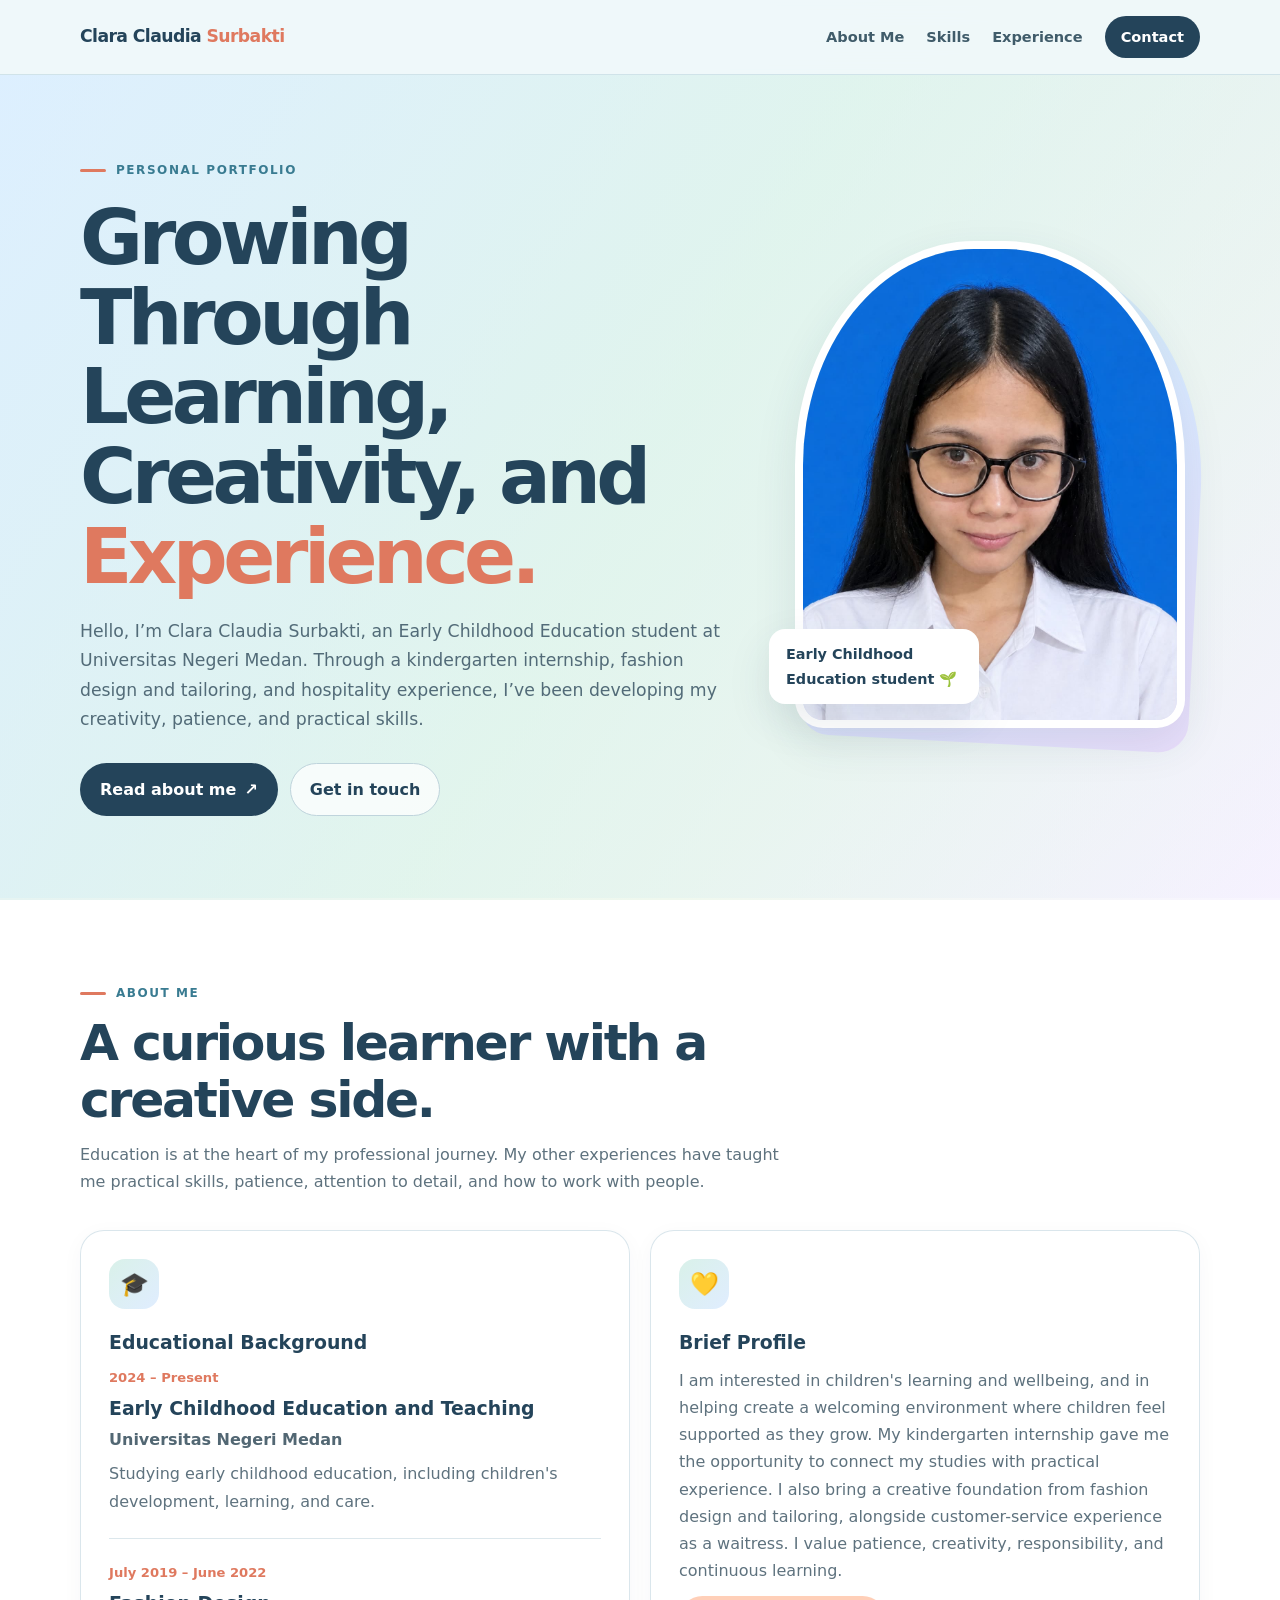
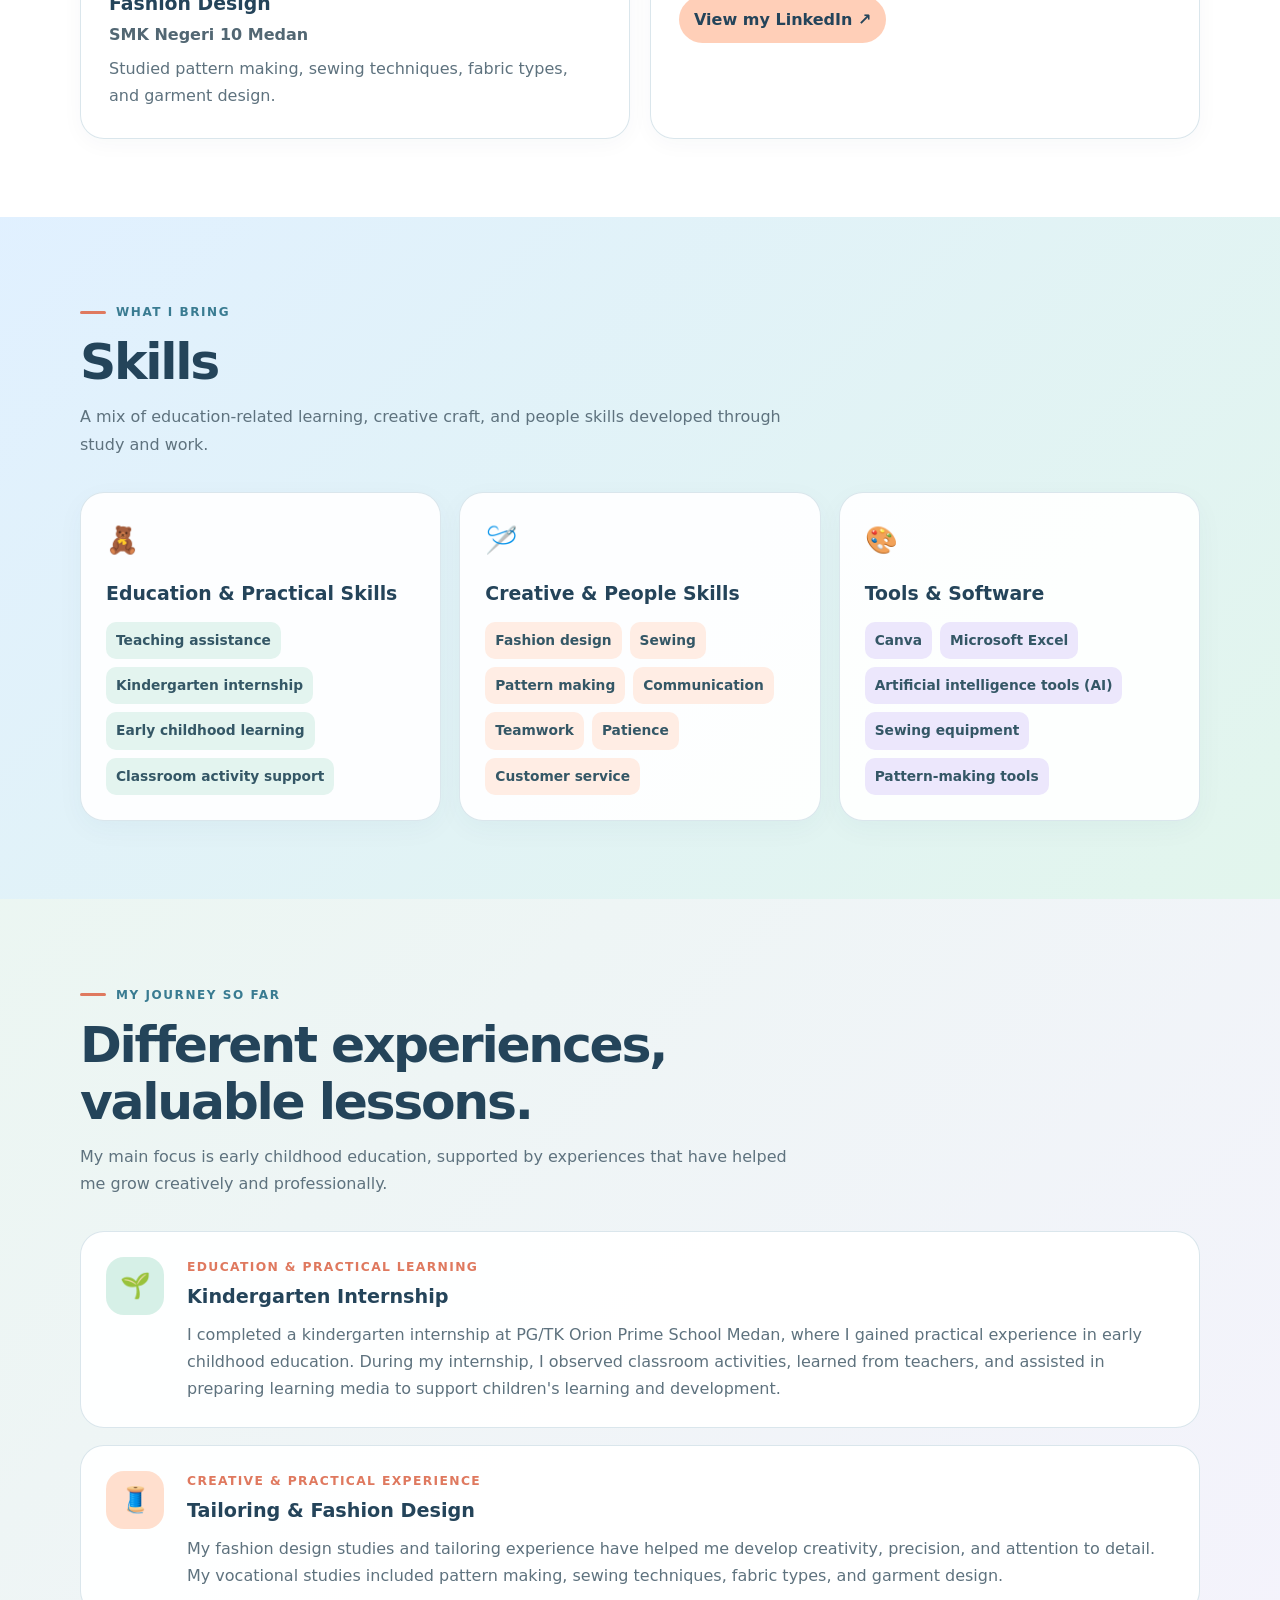
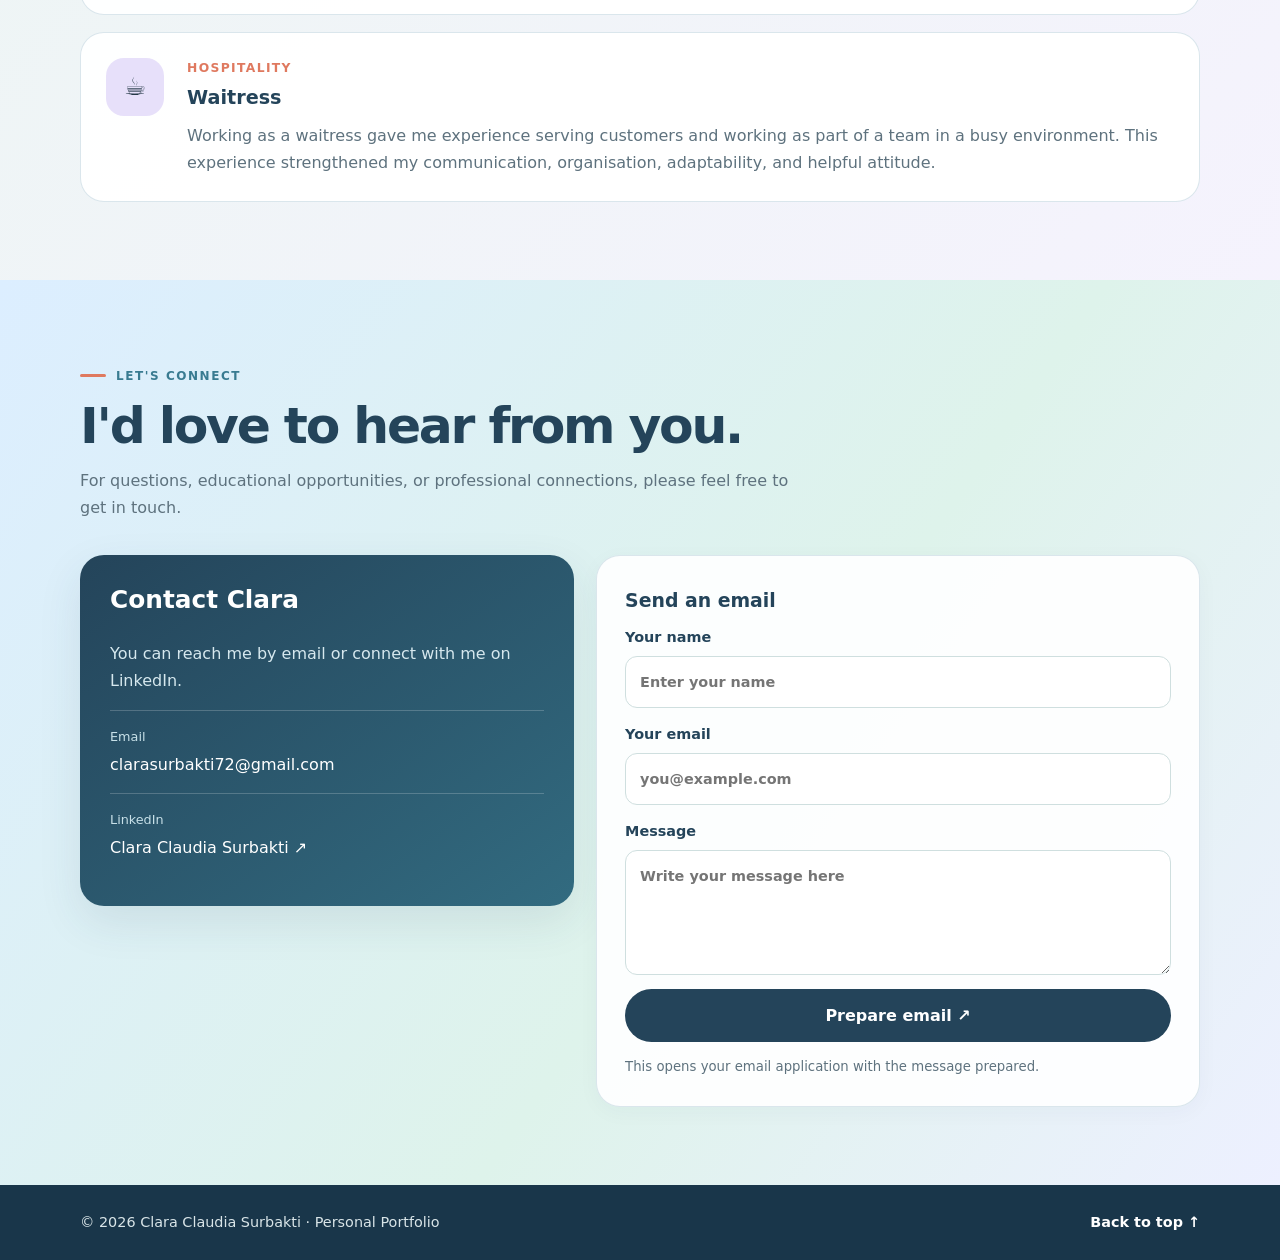
<file: index.html>
<!DOCTYPE html>
<html lang="en">
<head>
  <meta charset="UTF-8">
  <meta name="viewport" content="width=device-width, initial-scale=1">
  <meta name="description" content="Portfolio of Clara Claudia Surbakti, an Early Childhood Education student with kindergarten internship experience, fashion design and sewing skills, and customer service experience.">
  <meta name="theme-color" content="#dceef8">
  <title>Clara Claudia Surbakti | Portfolio</title>
  <style>
    :root {
      --ink: #243746;
      --navy: #24445a;
      --blue: #397b91;
      --teal: #cdebe5;
      --mint: #e7f4ef;
      --peach: #ffcfb8;
      --coral: #df795f;
      --lilac: #e9e2f6;
      --cream: #f8fbfd;
      --paper: #ffffff;
      --muted: #5e727e;
      --line: #dce7ec;
      --shadow: 0 16px 44px rgba(36, 68, 90, .10);
      --radius: 24px;
    }
    * { box-sizing: border-box; }
    html { scroll-behavior: smooth; scroll-padding-top: 90px; }
    body {
      margin: 0; color: var(--ink);
      font: 16px/1.7 Inter, ui-sans-serif, system-ui, -apple-system, BlinkMacSystemFont, "Segoe UI", sans-serif;
      background: linear-gradient(135deg, #e8f4ff 0%, #e6f4f2 42%, #eff8ee 72%, #f8f5ff 100%);
      background-attachment: fixed;
    }
    img { max-width: 100%; display: block; }
    a { color: inherit; }
    button, input, textarea { font: inherit; }
    .container { width: min(1120px, calc(100% - 40px)); margin-inline: auto; }
    .site-header {
      position: sticky; top: 0; z-index: 50;
      background: rgba(239, 248, 250, .93); backdrop-filter: blur(14px);
      border-bottom: 1px solid rgba(205, 225, 231, .9);
    }
    .nav-wrap { min-height: 74px; display: flex; align-items: center; justify-content: space-between; gap: 22px; }
    .brand { text-decoration: none; color: var(--navy); font-weight: 850; font-size: 1.08rem; letter-spacing: -.035em; }
    .brand span { color: var(--coral); }
    .nav-links { display: flex; align-items: center; gap: 22px; }
    .nav-links a { color: #405c6a; text-decoration: none; font-size: .91rem; font-weight: 750; }
    .nav-links a:hover { color: var(--coral); }
    .nav-links .nav-cta { background: var(--navy); color: white; padding: 9px 16px; border-radius: 999px; }
    .menu-toggle { display: none; border: 1px solid var(--line); border-radius: 12px; background: white; color: var(--navy); padding: 9px 12px; cursor: pointer; }
    .hero { padding: 78px 0 82px; background: linear-gradient(120deg, rgba(216,237,255,.7), rgba(220,244,235,.62), rgba(243,237,255,.45)); }
    .hero-grid { display: grid; grid-template-columns: minmax(0, 1.15fr) minmax(250px, .75fr); grid-template-areas: "heading portrait" "intro portrait"; gap: 0 56px; align-items: center; }
    .hero-heading { grid-area: heading; align-self: end; }
    .hero-intro { grid-area: intro; align-self: start; }
    .hero-grid .portrait-wrap { grid-area: portrait; }
    .eyebrow { display: inline-flex; align-items: center; gap: 10px; text-transform: uppercase; letter-spacing: .13em; font-size: .75rem; font-weight: 850; color: var(--blue); }
    .eyebrow::before { content: ""; width: 26px; height: 3px; border-radius: 4px; background: var(--coral); }
    h1, h2, h3, p { margin-top: 0; }
    h1 { color: var(--navy); font-size: clamp(2.65rem, 6vw, 4.8rem); line-height: 1.04; letter-spacing: -.06em; margin: 17px 0 20px; max-width: 700px; }
    h1 .highlight { color: var(--coral); }
    .hero-copy { color: #526b78; max-width: 640px; font-size: 1.08rem; }
    .hero-actions { display: flex; flex-wrap: wrap; gap: 12px; margin-top: 28px; }
    .button { display: inline-flex; align-items: center; justify-content: center; gap: 8px; min-height: 48px; padding: 12px 19px; border-radius: 999px; text-decoration: none; border: 1px solid transparent; font-weight: 780; cursor: pointer; transition: transform .18s, background .18s; }
    .button:hover { transform: translateY(-2px); }
    .button-primary { background: var(--navy); color: white; }
    .button-primary:hover { background: var(--blue); }
    .button-secondary { border-color: #bfd4dc; background: rgba(255,255,255,.75); color: var(--navy); }
    .portrait-wrap { position: relative; max-width: 390px; width: 100%; justify-self: center; }
    .portrait-backdrop { position: absolute; inset: 16px -15px -15px 16px; background: linear-gradient(145deg, #c6e9e5, #d9e8ff, #e9defb); border-radius: 46% 46% 30px 30px; transform: rotate(3deg); }
    .portrait { position: relative; width: 100%; aspect-ratio: 4/5; object-fit: cover; object-position: center; border-radius: 46% 46% 28px 28px; border: 8px solid white; box-shadow: var(--shadow); background: #f1e9df; }
    .portrait-fallback { display: none; align-items: center; justify-content: center; text-align: center; padding: 24px; color: var(--navy); }
    .photo-note { position: absolute; left: -26px; bottom: 24px; background: white; color: var(--navy); border-radius: 16px; padding: 13px 17px; box-shadow: var(--shadow); font-weight: 800; font-size: .9rem; max-width: 210px; }
    section { padding: 78px 0; }
    .section-head { max-width: 720px; margin-bottom: 34px; }
    .section-head h2 { color: var(--navy); font-size: clamp(2rem, 4.3vw, 3.15rem); line-height: 1.13; letter-spacing: -.045em; margin: 12px 0; }
    .section-head p { color: var(--muted); margin-bottom: 0; }
    .about-grid { display: grid; grid-template-columns: 1fr 1fr; gap: 20px; }
    .panel { padding: 28px; background: rgba(255,255,255,.91); border: 1px solid rgba(216,229,235,.95); border-radius: var(--radius); box-shadow: 0 5px 22px rgba(36,68,90,.035); }
    .panel h3, .skill-card h3 { color: var(--navy); margin-bottom: 9px; font-size: 1.18rem; }
    .panel p { color: var(--muted); margin-bottom: 0; }
    .mini-icon { width: 50px; height: 50px; border-radius: 16px; display: grid; place-items: center; font-size: 1.45rem; margin-bottom: 17px; background: linear-gradient(135deg, #d9f1e9, #e0edff); }
    .education-item + .education-item { border-top: 1px solid var(--line); margin-top: 23px; padding-top: 23px; }
    .education-item .date { color: var(--coral); font-size: .82rem; font-weight: 850; }
    .education-item h3 { margin: 3px 0 2px; }
    .education-item .institution { font-weight: 700; color: #526773; margin-bottom: 7px; }
    .skills-section { background: linear-gradient(135deg, rgba(218,237,255,.82), rgba(222,244,234,.88)); }
    .skills-grid { display: grid; grid-template-columns: repeat(3, 1fr); gap: 18px; }
    .skill-card { background: rgba(255,255,255,.92); border: 1px solid rgba(216,229,235,.95); border-radius: var(--radius); padding: 25px; box-shadow: 0 8px 28px rgba(36,68,90,.04); }
    .skill-icon { font-size: 1.65rem; margin-bottom: 14px; }
    .tags { display: flex; flex-wrap: wrap; gap: 8px; padding: 0; margin: 13px 0 0; list-style: none; }
    .tags li { border-radius: 10px; padding: 7px 10px; font-size: .86rem; font-weight: 650; color: #345766; background: #e3f4ef; }
    .skill-card:nth-child(2) .tags li { background: #ffede4; }
    .skill-card:nth-child(3) .tags li { background: #ece7fc; }
    .experience-section { background: linear-gradient(135deg, rgba(231,244,239,.82), rgba(239,235,252,.62)); }
    .timeline { display: grid; gap: 17px; }
    .experience-card { display: grid; grid-template-columns: 62px 1fr; gap: 19px; padding: 25px; border: 1px solid rgba(216,229,235,.95); border-radius: var(--radius); background: rgba(255,255,255,.94); }
    .experience-icon { width: 58px; height: 58px; display: grid; place-items: center; border-radius: 18px; font-size: 1.55rem; background: #d6f0e7; }
    .experience-card:nth-child(2) .experience-icon { background: #ffdfce; }
    .experience-card:nth-child(3) .experience-icon { background: #e7e0fa; }
    .type { color: var(--coral); font-size: .77rem; font-weight: 850; text-transform: uppercase; letter-spacing: .11em; }
    .experience-card h3 { color: var(--navy); margin: 3px 0 7px; font-size: 1.2rem; }
    .experience-card p { color: var(--muted); margin-bottom: 0; }
    .contact-section { background: linear-gradient(125deg, #dceeff, #def3eb 58%, #edf0ff); }
    .contact-grid { display: grid; grid-template-columns: .9fr 1.1fr; gap: 22px; align-items: start; }
    .contact-card { border-radius: var(--radius); background: linear-gradient(145deg, #24445a, #326b80); color: white; padding: 30px; box-shadow: var(--shadow); }
    .contact-card h3 { font-size: 1.55rem; line-height: 1.2; }
    .contact-card > p { color: #d6e8ee; }
    .contact-detail { border-top: 1px solid rgba(255,255,255,.2); padding: 15px 0; }
    .contact-detail span { display: block; color: #c7e0e8; font-size: .8rem; margin-bottom: 3px; }
    .contact-detail a { color: white; text-decoration: none; overflow-wrap: anywhere; }
    .contact-detail a:hover { text-decoration: underline; }
    .linkedin-link { display: inline-flex; margin-top: 12px; color: var(--navy); background: var(--peach); border-radius: 999px; padding: 10px 15px; font-weight: 800; text-decoration: none; }
    .contact-form { display: grid; gap: 14px; }
    label { color: var(--navy); font-weight: 750; font-size: .9rem; }
    input, textarea { display: block; width: 100%; margin-top: 6px; padding: 13px 14px; border: 1px solid #cfdfdf; border-radius: 12px; background: white; color: var(--ink); }
    input:focus, textarea:focus { outline: 3px solid rgba(57,123,145,.2); border-color: var(--blue); }
    textarea { min-height: 125px; resize: vertical; }
    .form-note { color: var(--muted); font-size: .83rem; margin: 0; }
    .site-footer { background: #19364a; color: #d9e5e8; padding: 25px 0; font-size: .9rem; }
    .footer-wrap { display: flex; justify-content: space-between; align-items: center; gap: 14px; flex-wrap: wrap; }
    .footer-wrap p { margin: 0; }
    .footer-wrap a { color: white; text-decoration: none; font-weight: 700; }
    :focus-visible { outline: 3px solid var(--coral); outline-offset: 3px; }
    @media (max-width: 850px) {
      .hero-grid { grid-template-columns: minmax(0, 1.15fr) minmax(220px, .75fr); gap: 0 30px; }
      .skills-grid { grid-template-columns: 1fr 1fr; }
      .skill-card:last-child { grid-column: 1 / -1; }
      .contact-grid { grid-template-columns: 1fr; }
    }
    @media (max-width: 680px) {
      .container { width: min(100% - 30px, 1120px); }
      .nav-wrap { min-height: 68px; }
      .menu-toggle { display: inline-flex; gap: 8px; align-items: center; }
      .nav-links { display: none; position: absolute; left: 0; right: 0; top: 68px; background: #eff8fa; padding: 12px 20px 20px; border-bottom: 1px solid var(--line); flex-direction: column; align-items: stretch; gap: 0; }
      .nav-links.open { display: flex; }
      .nav-links a { padding: 12px 8px; }
      .nav-links .nav-cta { text-align: center; margin-top: 7px; }
      .hero { padding: 52px 0 60px; }
      .hero-grid { grid-template-columns: minmax(0, 1.15fr) minmax(0, .85fr); grid-template-areas: "heading portrait" "intro intro"; gap: 20px 14px; align-items: center; }
      .hero-heading { min-width: 0; }
      .hero-heading .eyebrow { font-size: .61rem; letter-spacing: .09em; gap: 6px; }
      .hero-heading .eyebrow::before { width: 16px; }
      h1 { font-size: clamp(1.45rem, 6.4vw, 2.25rem); line-height: 1.08; letter-spacing: -.045em; margin: 11px 0 0; overflow-wrap: anywhere; }
      .hero-copy { font-size: .98rem; margin-bottom: 0; }
      .hero-intro { grid-area: intro; }
      .hero-actions { margin-top: 19px; }
      .hero-actions .button { padding: 11px 15px; min-height: 44px; font-size: .9rem; }
      .portrait-wrap { width: 100%; max-width: 240px; justify-self: end; }
      .portrait { aspect-ratio: 4 / 4.7; border-width: 5px; border-radius: 42% 42% 22px 22px; }
      .portrait-backdrop { inset: 8px -6px -7px 8px; border-radius: 42% 42% 22px 22px; }
      .photo-note { left: -17px; bottom: 17px; padding: 6px 8px; font-size: .58rem; line-height: 1.2; max-width: 125px; border-radius: 8px; }
      section { padding: 60px 0; }
      .about-grid, .skills-grid { grid-template-columns: 1fr; }
      .skill-card:last-child { grid-column: auto; }
      .panel, .skill-card, .contact-card { padding: 23px; }
      .experience-card { grid-template-columns: 1fr; gap: 12px; padding: 22px; }
      .footer-wrap { align-items: flex-start; flex-direction: column; }
    }
    @media (max-width: 380px) {
      .hero-grid { grid-template-columns: minmax(0, 1.08fr) minmax(0, .92fr); gap: 16px 9px; }
      .hero-heading .eyebrow { font-size: .56rem; }
      h1 { font-size: clamp(1.35rem, 6.1vw, 1.65rem); }
      .photo-note { left: -5px; bottom: 8px; padding: 5px 6px; font-size: .52rem; line-height: 1.2; max-width: 112px; border-radius: 7px; }
      .hero-actions { gap: 8px; }
      .hero-actions .button { padding: 10px 12px; font-size: .84rem; }
    }
    @media (prefers-reduced-motion: reduce) {
      html { scroll-behavior: auto; }
      *, *::before, *::after { transition: none !important; }
    }
  </style>
</head>
<body>
  <header class="site-header">
    <div class="container nav-wrap">
      <a class="brand" href="#home">Clara Claudia <span>Surbakti</span></a>
      <button class="menu-toggle" id="menuToggle" aria-expanded="false" aria-controls="navLinks" aria-label="Open navigation menu">☰ <span>Menu</span></button>
      <nav class="nav-links" id="navLinks" aria-label="Main navigation">
        <a href="#about">About Me</a>
        <a href="#skills">Skills</a>
        <a href="#experience">Experience</a>
        <a class="nav-cta" href="#contact">Contact</a>
      </nav>
    </div>
  </header>

  <main>
    <section class="hero" id="home">
      <div class="container hero-grid">
        <div class="hero-heading">
          <div class="eyebrow">Personal portfolio</div>
          <h1>Growing Through Learning, Creativity, and <span class="highlight">Experience.</span></h1>
        </div>
        <div class="portrait-wrap">
          <div class="portrait-backdrop" aria-hidden="true"></div>
          <img class="portrait" src="ProfileImage.jpeg" alt="Portrait of Clara Claudia Surbakti" onerror="this.style.display='none'; document.getElementById('portraitFallback').style.display='flex';">
          <div id="portraitFallback" class="portrait portrait-fallback"><span>Place ProfileImage.jpeg in the same folder as index.html.</span></div>
          <div class="photo-note">Early Childhood Education student 🌱</div>
        </div>
        <div class="hero-intro">
          <p class="hero-copy">Hello, I’m Clara Claudia Surbakti, an Early Childhood Education student at Universitas Negeri Medan. Through a kindergarten internship, fashion design and tailoring, and hospitality experience, I’ve been developing my creativity, patience, and practical skills.</p>
          <div class="hero-actions">
            <a class="button button-primary" href="#about">Read about me <span aria-hidden="true">↗</span></a>
            <a class="button button-secondary" href="#contact">Get in touch</a>
          </div>
        </div>
      </div>
    </section>

    <section id="about">
      <div class="container">
        <div class="section-head">
          <div class="eyebrow">About me</div>
          <h2>A curious learner with a creative side.</h2>
          <p>Education is at the heart of my professional journey. My other experiences have taught me practical skills, patience, attention to detail, and how to work with people.</p>
        </div>
        <div class="about-grid">
          <article class="panel">
            <div class="mini-icon" aria-hidden="true">🎓</div>
            <h3>Educational Background</h3>
            <div class="education-item">
              <div class="date">2024 – Present</div>
              <h3>Early Childhood Education and Teaching</h3>
              <div class="institution">Universitas Negeri Medan</div>
              <p>Studying early childhood education, including children's development, learning, and care.</p>
            </div>
            <div class="education-item">
              <div class="date">July 2019 – June 2022</div>
              <h3>Fashion Design</h3>
              <div class="institution">SMK Negeri 10 Medan</div>
              <p>Studied pattern making, sewing techniques, fabric types, and garment design.</p>
            </div>
          </article>
          <article class="panel">
            <div class="mini-icon" aria-hidden="true">💛</div>
            <h3>Brief Profile</h3>
            <p>I am interested in children's learning and wellbeing, and in helping create a welcoming environment where children feel supported as they grow. My kindergarten internship gave me the opportunity to connect my studies with practical experience. I also bring a creative foundation from fashion design and tailoring, alongside customer-service experience as a waitress. I value patience, creativity, responsibility, and continuous learning.</p>
            <a class="linkedin-link" href="https://www.linkedin.com/in/clara-claudia-surbakti-63253843b/" target="_blank" rel="noopener noreferrer">View my LinkedIn ↗</a>
          </article>
        </div>
      </div>
    </section>

    <section class="skills-section" id="skills">
      <div class="container">
        <div class="section-head">
          <div class="eyebrow">What I bring</div>
          <h2>Skills</h2>
          <p>A mix of education-related learning, creative craft, and people skills developed through study and work.</p>
        </div>
        <div class="skills-grid">
          <article class="skill-card">
            <div class="skill-icon" aria-hidden="true">🧸</div>
            <h3>Education &amp; Practical Skills</h3>
            <ul class="tags">
              <li>Teaching assistance</li>
              <li>Kindergarten internship</li>
              <li>Early childhood learning</li>
              <li>Classroom activity support</li>
            </ul>
          </article>
          <article class="skill-card">
            <div class="skill-icon" aria-hidden="true">🪡</div>
            <h3>Creative &amp; People Skills</h3>
            <ul class="tags">
              <li>Fashion design</li>
              <li>Sewing</li>
              <li>Pattern making</li>
              <li>Communication</li>
              <li>Teamwork</li>
              <li>Patience</li>
              <li>Customer service</li>
            </ul>
          </article>
          <article class="skill-card">
            <div class="skill-icon" aria-hidden="true">🎨</div>
            <h3>Tools &amp; Software</h3>
            <ul class="tags">
              <li>Canva</li>
              <li>Microsoft Excel</li>
              <li>Artificial intelligence tools (AI)</li>
              <li>Sewing equipment</li>
              <li>Pattern-making tools</li>
            </ul>
          </article>
        </div>
      </div>
    </section>

    <section class="experience-section" id="experience">
      <div class="container">
        <div class="section-head">
          <div class="eyebrow">My journey so far</div>
          <h2>Different experiences, valuable lessons.</h2>
          <p>My main focus is early childhood education, supported by experiences that have helped me grow creatively and professionally.</p>
        </div>
        <div class="timeline">
          <article class="experience-card">
            <div class="experience-icon" aria-hidden="true">🌱</div>
            <div>
              <div class="type">Education &amp; practical learning</div>
              <h3>Kindergarten Internship</h3>
              <p>I completed a kindergarten internship at PG/TK Orion Prime School Medan, where I gained practical experience in early childhood education. During my internship, I observed classroom activities, learned from teachers, and assisted in preparing learning media to support children's learning and development.</p>
            </div>
          </article>
          <article class="experience-card">
            <div class="experience-icon" aria-hidden="true">🧵</div>
            <div>
              <div class="type">Creative &amp; practical experience</div>
              <h3>Tailoring &amp; Fashion Design</h3>
              <p>My fashion design studies and tailoring experience have helped me develop creativity, precision, and attention to detail. My vocational studies included pattern making, sewing techniques, fabric types, and garment design.</p>
            </div>
          </article>
          <article class="experience-card">
            <div class="experience-icon" aria-hidden="true">☕</div>
            <div>
              <div class="type">Hospitality</div>
              <h3>Waitress</h3>
              <p>Working as a waitress gave me experience serving customers and working as part of a team in a busy environment. This experience strengthened my communication, organisation, adaptability, and helpful attitude.</p>
            </div>
          </article>
        </div>
      </div>
    </section>

    <section class="contact-section" id="contact">
      <div class="container">
        <div class="section-head">
          <div class="eyebrow">Let's connect</div>
          <h2>I'd love to hear from you.</h2>
          <p>For questions, educational opportunities, or professional connections, please feel free to get in touch.</p>
        </div>
        <div class="contact-grid">
          <div class="contact-card">
            <h3>Contact Clara</h3>
            <p>You can reach me by email or connect with me on LinkedIn.</p>
            <div class="contact-detail"><span>Email</span><a href="mailto:clarasurbakti72@gmail.com">clarasurbakti72@gmail.com</a></div>
            <div class="contact-detail"><span>LinkedIn</span><a href="https://www.linkedin.com/in/clara-claudia-surbakti-63253843b/" target="_blank" rel="noopener noreferrer">Clara Claudia Surbakti ↗</a></div>
          </div>
          <div class="panel">
            <h3>Send an email</h3>
            <form class="contact-form" id="contactForm">
              <label for="senderName">Your name<input id="senderName" name="senderName" autocomplete="name" required placeholder="Enter your name"></label>
              <label for="senderEmail">Your email<input id="senderEmail" name="senderEmail" type="email" autocomplete="email" required placeholder="you@example.com"></label>
              <label for="message">Message<textarea id="message" name="message" required placeholder="Write your message here"></textarea></label>
              <button class="button button-primary" type="submit">Prepare email ↗</button>
              <p class="form-note">This opens your email application with the message prepared.</p>
            </form>
          </div>
        </div>
      </div>
    </section>
  </main>
  <footer class="site-footer">
    <div class="container footer-wrap">
      <p>© <span id="year"></span> Clara Claudia Surbakti · Personal Portfolio</p>
      <a href="#home">Back to top ↑</a>
    </div>
  </footer>

  <script>
    const menuToggle = document.getElementById('menuToggle');
    const navLinks = document.getElementById('navLinks');

    menuToggle.addEventListener('click', () => {
      const open = navLinks.classList.toggle('open');
      menuToggle.setAttribute('aria-expanded', String(open));
      menuToggle.querySelector('span').textContent = open ? 'Close' : 'Menu';
      menuToggle.firstChild.textContent = open ? '✕ ' : '☰ ';
    });

    navLinks.querySelectorAll('a').forEach(link => link.addEventListener('click', () => {
      navLinks.classList.remove('open');
      menuToggle.setAttribute('aria-expanded', 'false');
      menuToggle.querySelector('span').textContent = 'Menu';
      menuToggle.firstChild.textContent = '☰ ';
    }));

    document.getElementById('year').textContent = new Date().getFullYear();

    document.getElementById('contactForm').addEventListener('submit', event => {
      event.preventDefault();
      const name = document.getElementById('senderName').value.trim();
      const email = document.getElementById('senderEmail').value.trim();
      const message = document.getElementById('message').value.trim();
      const subject = encodeURIComponent('Portfolio enquiry from ' + name);
      const body = encodeURIComponent('From: ' + name + '\nReply to: ' + email + '\n\n' + message);
      window.location.href = 'mailto:clarasurbakti72@gmail.com?subject=' + subject + '&body=' + body;
    });
  </script>
</body>
</html>
</file>
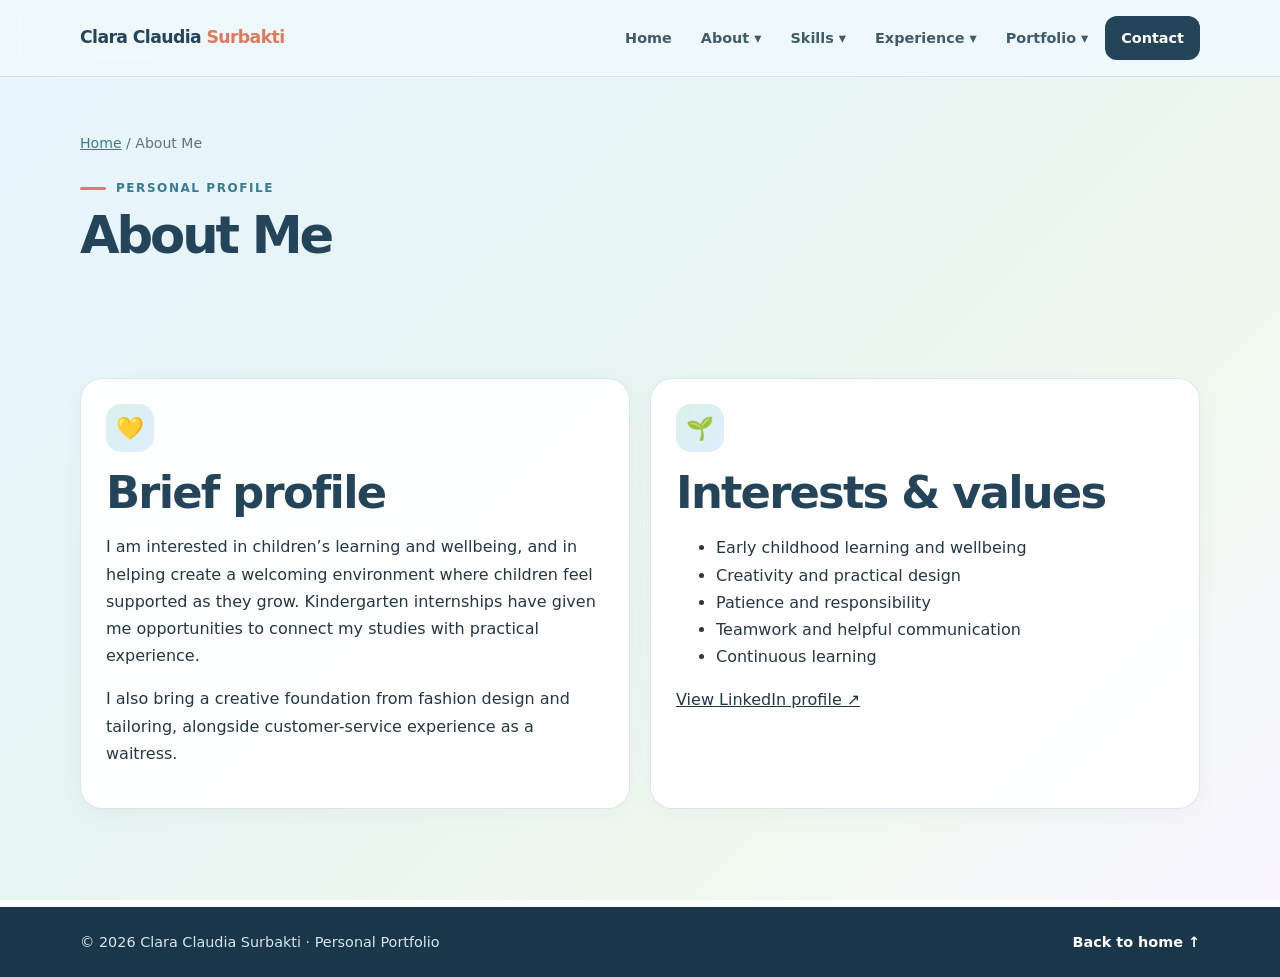
<file: about.html>
<!doctype html>
<html lang="en">
  <head>
    <meta charset="utf-8" />
    <meta name="viewport" content="width=device-width, initial-scale=1" />
    <meta
      name="description"
      content="Clara Claudia Surbakti personal portfolio website."
    />
    <title>About Me | Clara Claudia Surbakti</title>
    <link rel="stylesheet" href="styles.css" />
  </head>
  <body>
    <header class="site-header">
      <div class="container nav-wrap">
        <a class="brand" href="index.html"
          >Clara Claudia <span>Surbakti</span></a
        >
        <button
          class="menu-toggle"
          aria-expanded="false"
          aria-label="Toggle navigation"
        >
          ☰ Menu
        </button>
        <nav class="nav-links" aria-label="Main navigation">
          <a href="index.html">Home</a>
          <div class="nav-item">
            <a href="about.html" aria-expanded="false">About ▾</a>
            <div class="dropdown">
              <a href="about.html">Personal Profile</a
              ><a href="education.html">Education</a
              ><a href="about.html#values">Interests &amp; Values</a>
            </div>
          </div>
          <div class="nav-item">
            <a href="skills.html" aria-expanded="false">Skills ▾</a>
            <div class="dropdown">
              <a href="hard-skills.html">Hard Skills</a
              ><a href="soft-skills.html">Soft Skills</a
              ><a href="tools.html">Tools &amp; Software</a>
            </div>
          </div>
          <div class="nav-item">
            <a href="experience.html" aria-expanded="false">Experience ▾</a>
            <div class="dropdown">
              <a href="experience.html#kindergarten">Kindergarten Internships</a
              ><a href="experience.html#fashion">Tailoring &amp; Fashion</a
              ><a href="experience.html#hospitality">Hospitality</a>
            </div>
          </div>
          <div class="nav-item">
            <a href="portfolio.html" aria-expanded="false">Portfolio ▾</a>
            <div class="dropdown">
              <a href="portfolio.html#education">Early Childhood Education</a
              ><a href="portfolio.html#fashion">Fashion &amp; Sewing</a
              ><a href="portfolio.html#service">Customer Service</a>
            </div>
          </div>
          <a class="nav-cta" href="contact.html">Contact</a>
        </nav>
      </div>
    </header>
    <main>
      <div class="container page-hero">
        <div class="breadcrumbs"><a href="index.html">Home</a> / About Me</div>
        <div class="eyebrow">Personal profile</div>
        <h1>About Me</h1>
      </div>
      <section class="page-section">
        <div class="container grid-2">
          <article class="panel">
            <div class="icon">💛</div>
            <h2>Brief profile</h2>
            <p>
              I am interested in children’s learning and wellbeing, and in
              helping create a welcoming environment where children feel
              supported as they grow. Kindergarten internships have given me
              opportunities to connect my studies with practical experience.
            </p>
            <p>
              I also bring a creative foundation from fashion design and
              tailoring, alongside customer-service experience as a waitress.
            </p>
          </article>
          <article class="panel" id="values">
            <div class="icon">🌱</div>
            <h2>Interests &amp; values</h2>
            <ul>
              <li>Early childhood learning and wellbeing</li>
              <li>Creativity and practical design</li>
              <li>Patience and responsibility</li>
              <li>Teamwork and helpful communication</li>
              <li>Continuous learning</li>
            </ul>
            <a
              href="https://www.linkedin.com/in/clara-claudia-surbakti-63253843b/"
              target="_blank"
              rel="noopener noreferrer"
              >View LinkedIn profile ↗</a
            >
          </article>
        </div>
      </section>
    </main>
    <footer class="site-footer">
      <div class="container footer-wrap">
        <p>
          © <span data-year></span> Clara Claudia Surbakti · Personal Portfolio
        </p>
        <a href="index.html">Back to home ↑</a>
      </div>
    </footer>

    <script src="script.js"></script>
  </body>
</html>
</file>
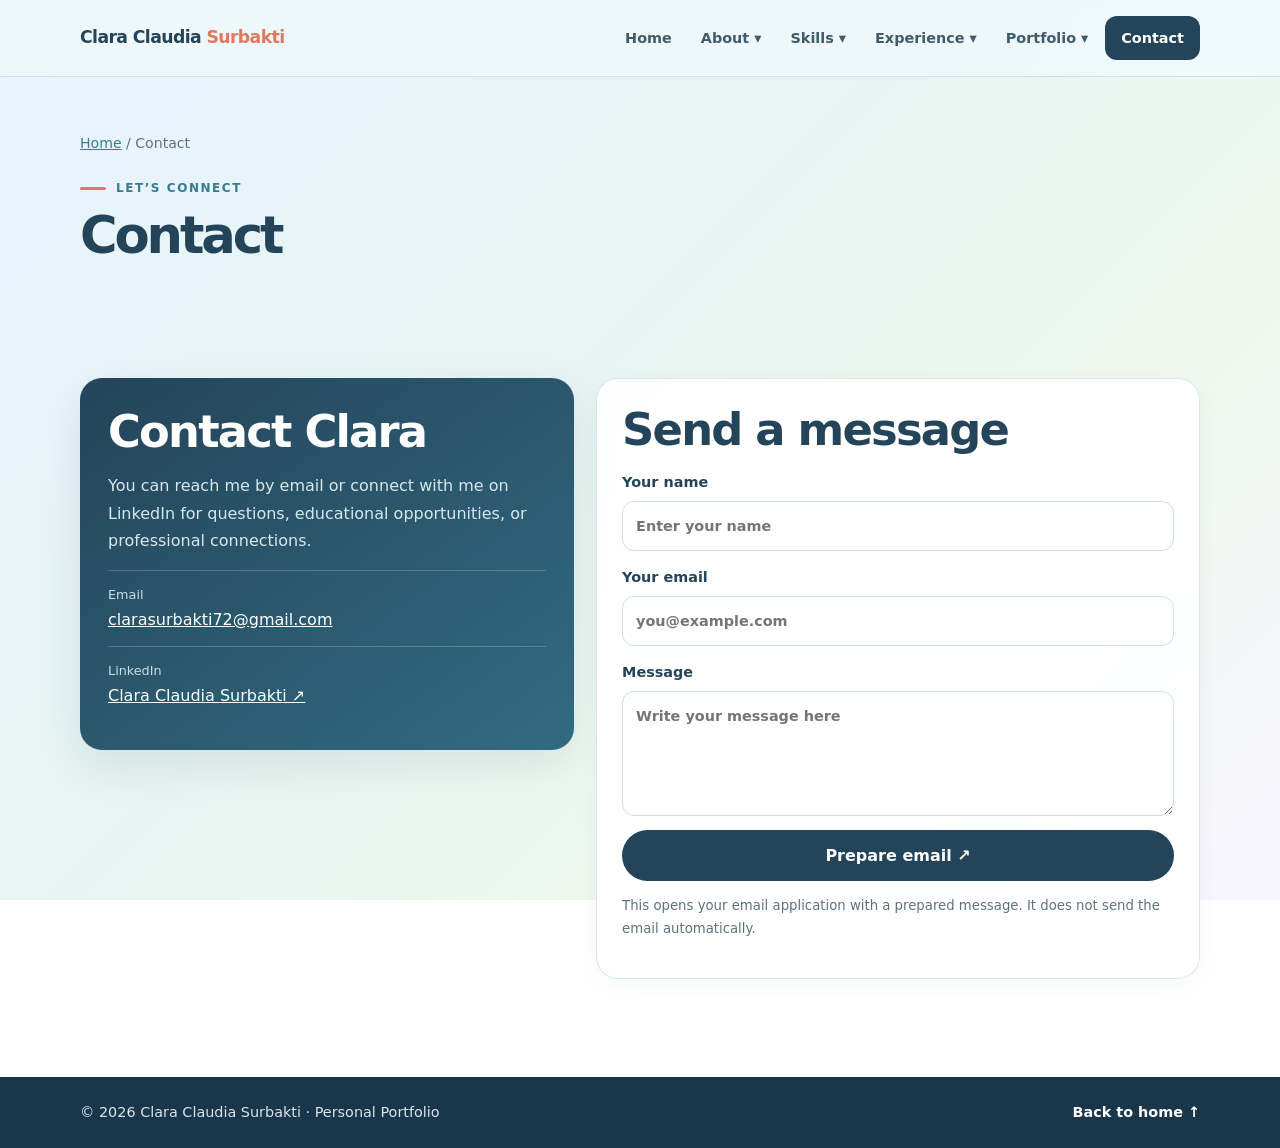
<file: contact.html>
<!doctype html>
<html lang="en">
  <head>
    <meta charset="utf-8" />
    <meta name="viewport" content="width=device-width, initial-scale=1" />
    <meta
      name="description"
      content="Clara Claudia Surbakti personal portfolio website."
    />
    <title>Contact | Clara Claudia Surbakti</title>
    <link rel="stylesheet" href="styles.css" />
  </head>
  <body>
    <header class="site-header">
      <div class="container nav-wrap">
        <a class="brand" href="index.html"
          >Clara Claudia <span>Surbakti</span></a
        >
        <button
          class="menu-toggle"
          aria-expanded="false"
          aria-label="Toggle navigation"
        >
          ☰ Menu
        </button>
        <nav class="nav-links" aria-label="Main navigation">
          <a href="index.html">Home</a>
          <div class="nav-item">
            <a href="about.html" aria-expanded="false">About ▾</a>
            <div class="dropdown">
              <a href="about.html">Personal Profile</a
              ><a href="education.html">Education</a
              ><a href="about.html#values">Interests &amp; Values</a>
            </div>
          </div>
          <div class="nav-item">
            <a href="skills.html" aria-expanded="false">Skills ▾</a>
            <div class="dropdown">
              <a href="hard-skills.html">Hard Skills</a
              ><a href="soft-skills.html">Soft Skills</a
              ><a href="tools.html">Tools &amp; Software</a>
            </div>
          </div>
          <div class="nav-item">
            <a href="experience.html" aria-expanded="false">Experience ▾</a>
            <div class="dropdown">
              <a href="experience.html#kindergarten">Kindergarten Internships</a
              ><a href="experience.html#fashion">Tailoring &amp; Fashion</a
              ><a href="experience.html#hospitality">Hospitality</a>
            </div>
          </div>
          <div class="nav-item">
            <a href="portfolio.html" aria-expanded="false">Portfolio ▾</a>
            <div class="dropdown">
              <a href="portfolio.html#education">Early Childhood Education</a
              ><a href="portfolio.html#fashion">Fashion &amp; Sewing</a
              ><a href="portfolio.html#service">Customer Service</a>
            </div>
          </div>
          <a class="nav-cta" href="contact.html">Contact</a>
        </nav>
      </div>
    </header>
    <main>
      <div class="container page-hero">
        <div class="breadcrumbs"><a href="index.html">Home</a> / Contact</div>
        <div class="eyebrow">Let’s connect</div>
        <h1>Contact</h1>
      </div>
      <section class="page-section">
        <div class="container contact-grid">
          <div class="contact-card">
            <h2>Contact Clara</h2>
            <p>
              You can reach me by email or connect with me on LinkedIn for
              questions, educational opportunities, or professional connections.
            </p>
            <div class="contact-detail">
              <span>Email</span
              ><a href="mailto:clarasurbakti72@gmail.com"
                >clarasurbakti72@gmail.com</a
              >
            </div>
            <div class="contact-detail">
              <span>LinkedIn</span
              ><a
                href="https://www.linkedin.com/in/clara-claudia-surbakti-63253843b/"
                target="_blank"
                rel="noopener noreferrer"
                >Clara Claudia Surbakti ↗</a
              >
            </div>
          </div>
          <div class="panel">
            <h2>Send a message</h2>
            <form class="contact-form" id="contactForm">
              <label
                >Your name<input
                  name="senderName"
                  required
                  autocomplete="name"
                  placeholder="Enter your name" /></label
              ><label
                >Your email<input
                  name="senderEmail"
                  type="email"
                  required
                  autocomplete="email"
                  placeholder="you@example.com" /></label
              ><label
                >Message<textarea
                  name="message"
                  required
                  placeholder="Write your message here"
                ></textarea></label
              ><button class="button primary" type="submit">
                Prepare email ↗
              </button>
              <p class="form-note">
                This opens your email application with a prepared message. It
                does not send the email automatically.
              </p>
            </form>
          </div>
        </div>
      </section>
    </main>
    <footer class="site-footer">
      <div class="container footer-wrap">
        <p>
          © <span data-year></span> Clara Claudia Surbakti · Personal Portfolio
        </p>
        <a href="index.html">Back to home ↑</a>
      </div>
    </footer>
    <script src="script.js"></script>
  </body>
</html>
</file>
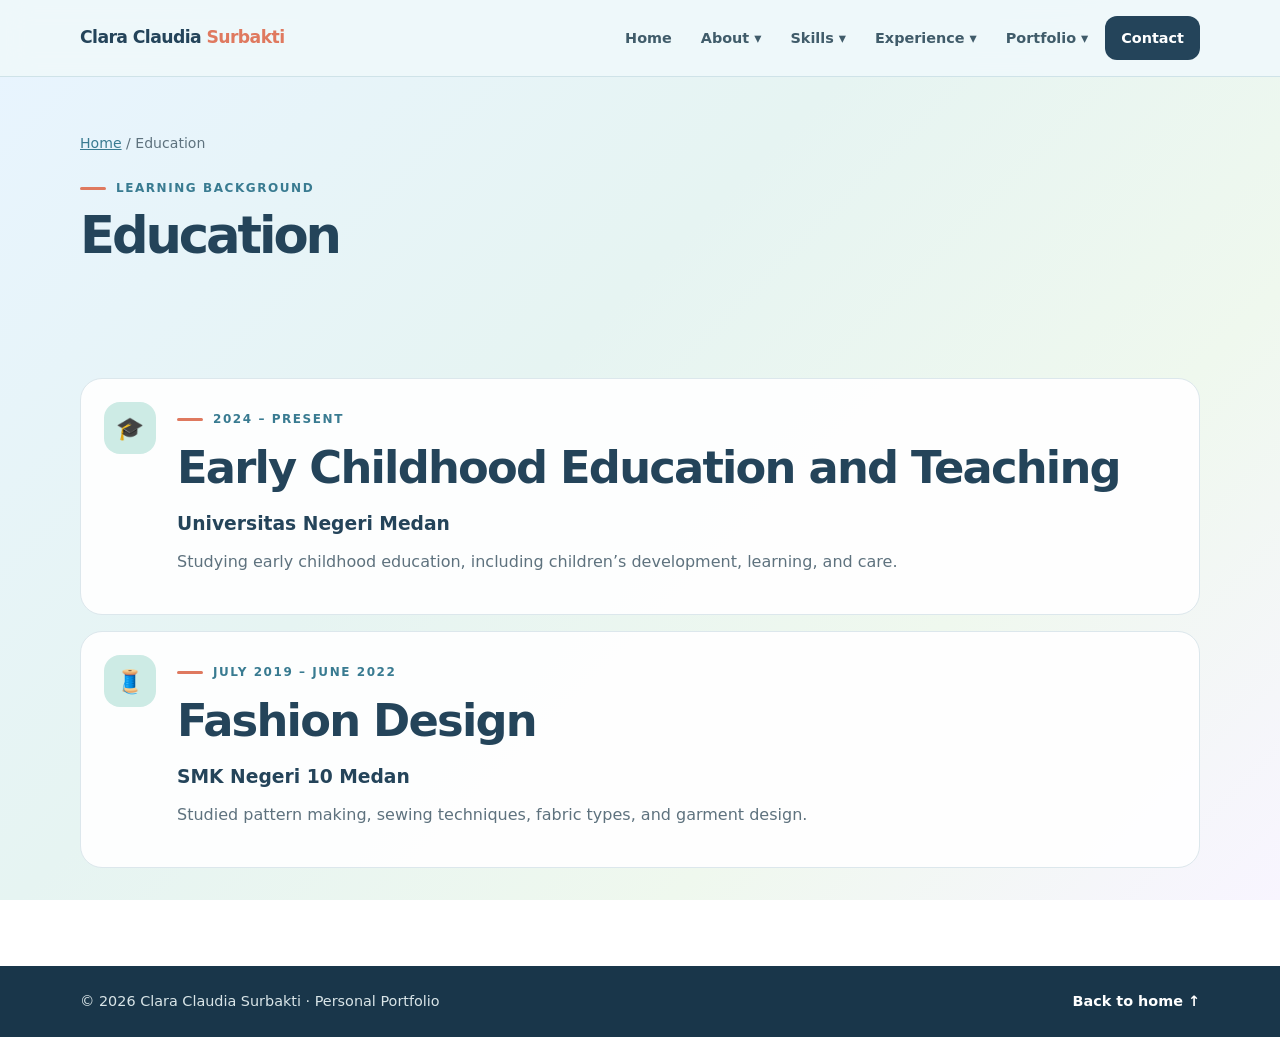
<file: education.html>
<!doctype html>
<html lang="en">
  <head>
    <meta charset="utf-8" />
    <meta name="viewport" content="width=device-width, initial-scale=1" />
    <meta
      name="description"
      content="Clara Claudia Surbakti personal portfolio website."
    />
    <title>Education | Clara Claudia Surbakti</title>
    <link rel="stylesheet" href="styles.css" />
  </head>
  <body>
    <header class="site-header">
      <div class="container nav-wrap">
        <a class="brand" href="index.html"
          >Clara Claudia <span>Surbakti</span></a
        >
        <button
          class="menu-toggle"
          aria-expanded="false"
          aria-label="Toggle navigation"
        >
          ☰ Menu
        </button>
        <nav class="nav-links" aria-label="Main navigation">
          <a href="index.html">Home</a>
          <div class="nav-item">
            <a href="about.html" aria-expanded="false">About ▾</a>
            <div class="dropdown">
              <a href="about.html">Personal Profile</a
              ><a href="education.html">Education</a
              ><a href="about.html#values">Interests &amp; Values</a>
            </div>
          </div>
          <div class="nav-item">
            <a href="skills.html" aria-expanded="false">Skills ▾</a>
            <div class="dropdown">
              <a href="hard-skills.html">Hard Skills</a
              ><a href="soft-skills.html">Soft Skills</a
              ><a href="tools.html">Tools &amp; Software</a>
            </div>
          </div>
          <div class="nav-item">
            <a href="experience.html" aria-expanded="false">Experience ▾</a>
            <div class="dropdown">
              <a href="experience.html#kindergarten">Kindergarten Internships</a
              ><a href="experience.html#fashion">Tailoring &amp; Fashion</a
              ><a href="experience.html#hospitality">Hospitality</a>
            </div>
          </div>
          <div class="nav-item">
            <a href="portfolio.html" aria-expanded="false">Portfolio ▾</a>
            <div class="dropdown">
              <a href="portfolio.html#education">Early Childhood Education</a
              ><a href="portfolio.html#fashion">Fashion &amp; Sewing</a
              ><a href="portfolio.html#service">Customer Service</a>
            </div>
          </div>
          <a class="nav-cta" href="contact.html">Contact</a>
        </nav>
      </div>
    </header>
    <main>
      <div class="container page-hero">
        <div class="breadcrumbs"><a href="index.html">Home</a> / Education</div>
        <div class="eyebrow">Learning background</div>
        <h1>Education</h1>
      </div>
      <section class="page-section">
        <div class="container timeline">
          <article class="timeline-item">
            <div class="timeline-icon">🎓</div>
            <div>
              <p class="eyebrow">2024 – Present</p>
              <h2>Early Childhood Education and Teaching</h2>
              <h3>Universitas Negeri Medan</h3>
              <p class="muted">
                Studying early childhood education, including children’s
                development, learning, and care.
              </p>
            </div>
          </article>
          <article class="timeline-item">
            <div class="timeline-icon">🧵</div>
            <div>
              <p class="eyebrow">July 2019 – June 2022</p>
              <h2>Fashion Design</h2>
              <h3>SMK Negeri 10 Medan</h3>
              <p class="muted">
                Studied pattern making, sewing techniques, fabric types, and
                garment design.
              </p>
            </div>
          </article>
        </div>
      </section>
    </main>
    <footer class="site-footer">
      <div class="container footer-wrap">
        <p>
          © <span data-year></span> Clara Claudia Surbakti · Personal Portfolio
        </p>
        <a href="index.html">Back to home ↑</a>
      </div>
    </footer>
    <script src="script.js"></script>
  </body>
</html>
</file>
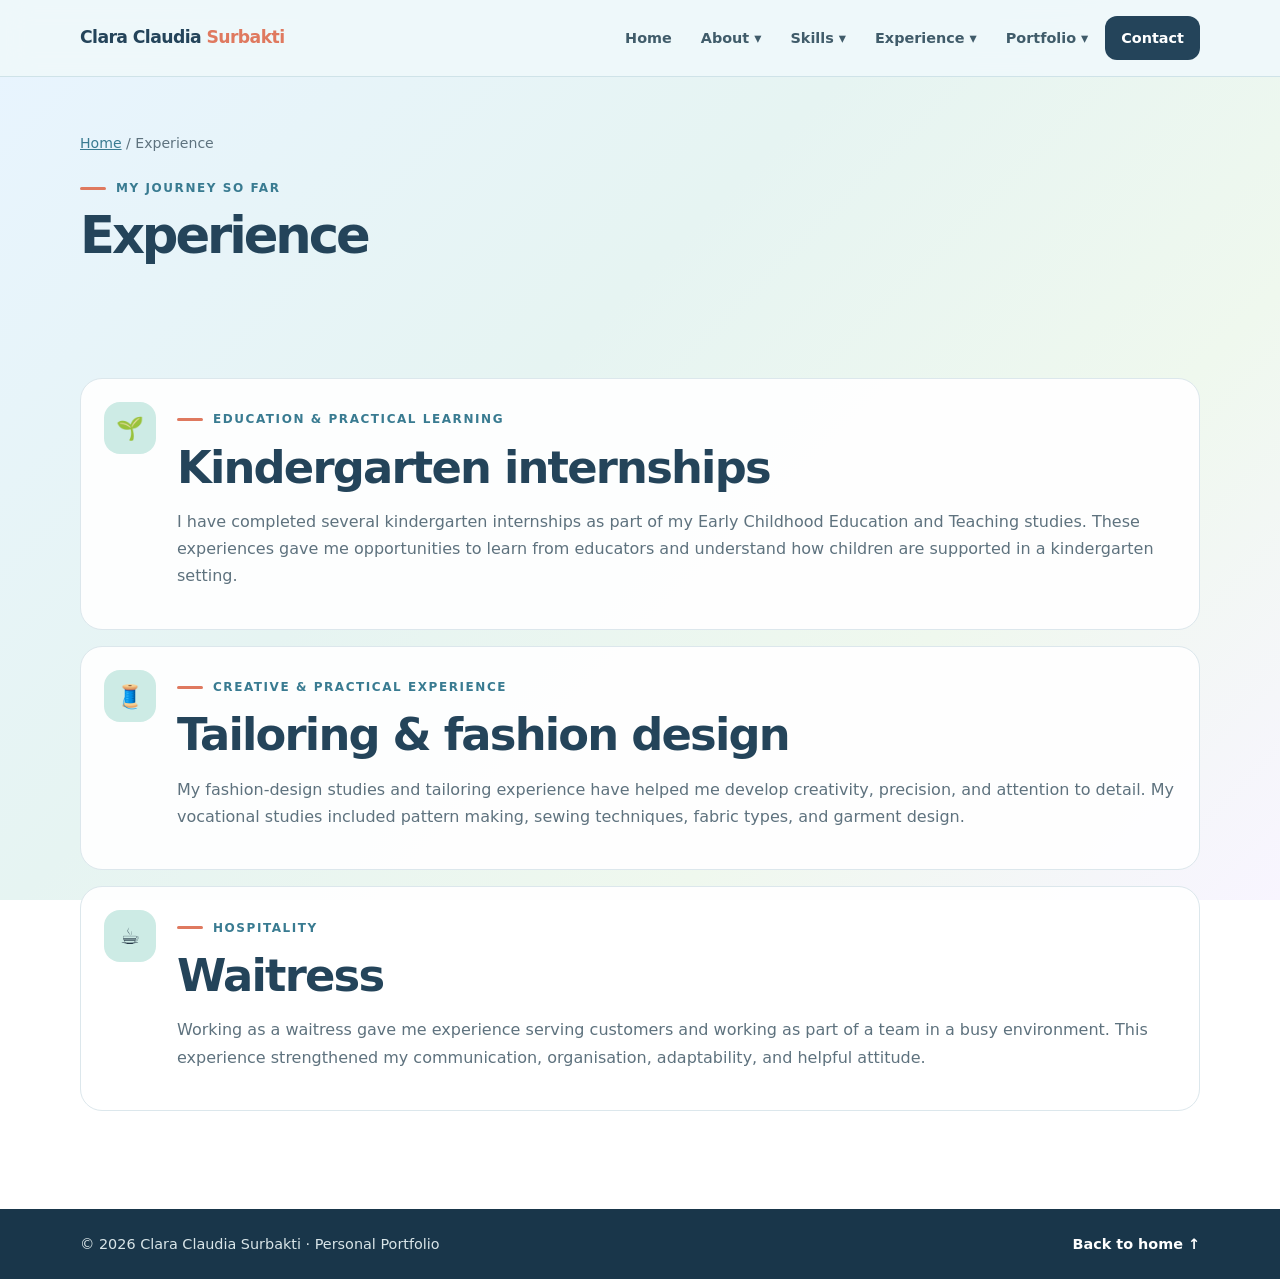
<file: experience.html>
<!doctype html>
<html lang="en">
  <head>
    <meta charset="utf-8" />
    <meta name="viewport" content="width=device-width, initial-scale=1" />
    <meta
      name="description"
      content="Clara Claudia Surbakti personal portfolio website."
    />
    <title>Experience | Clara Claudia Surbakti</title>
    <link rel="stylesheet" href="styles.css" />
  </head>
  <body>
    <header class="site-header">
      <div class="container nav-wrap">
        <a class="brand" href="index.html"
          >Clara Claudia <span>Surbakti</span></a
        >
        <button
          class="menu-toggle"
          aria-expanded="false"
          aria-label="Toggle navigation"
        >
          ☰ Menu
        </button>
        <nav class="nav-links" aria-label="Main navigation">
          <a href="index.html">Home</a>
          <div class="nav-item">
            <a href="about.html" aria-expanded="false">About ▾</a>
            <div class="dropdown">
              <a href="about.html">Personal Profile</a
              ><a href="education.html">Education</a
              ><a href="about.html#values">Interests &amp; Values</a>
            </div>
          </div>
          <div class="nav-item">
            <a href="skills.html" aria-expanded="false">Skills ▾</a>
            <div class="dropdown">
              <a href="hard-skills.html">Hard Skills</a
              ><a href="soft-skills.html">Soft Skills</a
              ><a href="tools.html">Tools &amp; Software</a>
            </div>
          </div>
          <div class="nav-item">
            <a href="experience.html" aria-expanded="false">Experience ▾</a>
            <div class="dropdown">
              <a href="experience.html#kindergarten">Kindergarten Internships</a
              ><a href="experience.html#fashion">Tailoring &amp; Fashion</a
              ><a href="experience.html#hospitality">Hospitality</a>
            </div>
          </div>
          <div class="nav-item">
            <a href="portfolio.html" aria-expanded="false">Portfolio ▾</a>
            <div class="dropdown">
              <a href="portfolio.html#education">Early Childhood Education</a
              ><a href="portfolio.html#fashion">Fashion &amp; Sewing</a
              ><a href="portfolio.html#service">Customer Service</a>
            </div>
          </div>
          <a class="nav-cta" href="contact.html">Contact</a>
        </nav>
      </div>
    </header>
    <main>
      <div class="container page-hero">
        <div class="breadcrumbs">
          <a href="index.html">Home</a> / Experience
        </div>
        <div class="eyebrow">My journey so far</div>
        <h1>Experience</h1>
      </div>
      <section class="page-section">
        <div class="container timeline">
          <article class="timeline-item" id="kindergarten">
            <div class="timeline-icon">🌱</div>
            <div>
              <p class="eyebrow">Education &amp; practical learning</p>
              <h2>Kindergarten internships</h2>
              <p class="muted">
                I have completed several kindergarten internships as part of my
                Early Childhood Education and Teaching studies. These
                experiences gave me opportunities to learn from educators and
                understand how children are supported in a kindergarten setting.
              </p>
            </div>
          </article>
          <article class="timeline-item" id="fashion">
            <div class="timeline-icon">🧵</div>
            <div>
              <p class="eyebrow">Creative &amp; practical experience</p>
              <h2>Tailoring &amp; fashion design</h2>
              <p class="muted">
                My fashion-design studies and tailoring experience have helped
                me develop creativity, precision, and attention to detail. My
                vocational studies included pattern making, sewing techniques,
                fabric types, and garment design.
              </p>
            </div>
          </article>
          <article class="timeline-item" id="hospitality">
            <div class="timeline-icon">☕</div>
            <div>
              <p class="eyebrow">Hospitality</p>
              <h2>Waitress</h2>
              <p class="muted">
                Working as a waitress gave me experience serving customers and
                working as part of a team in a busy environment. This experience
                strengthened my communication, organisation, adaptability, and
                helpful attitude.
              </p>
            </div>
          </article>
        </div>
      </section>
    </main>
    <footer class="site-footer">
      <div class="container footer-wrap">
        <p>
          © <span data-year></span> Clara Claudia Surbakti · Personal Portfolio
        </p>
        <a href="index.html">Back to home ↑</a>
      </div>
    </footer>
    <script src="script.js"></script>
  </body>
</html>
</file>
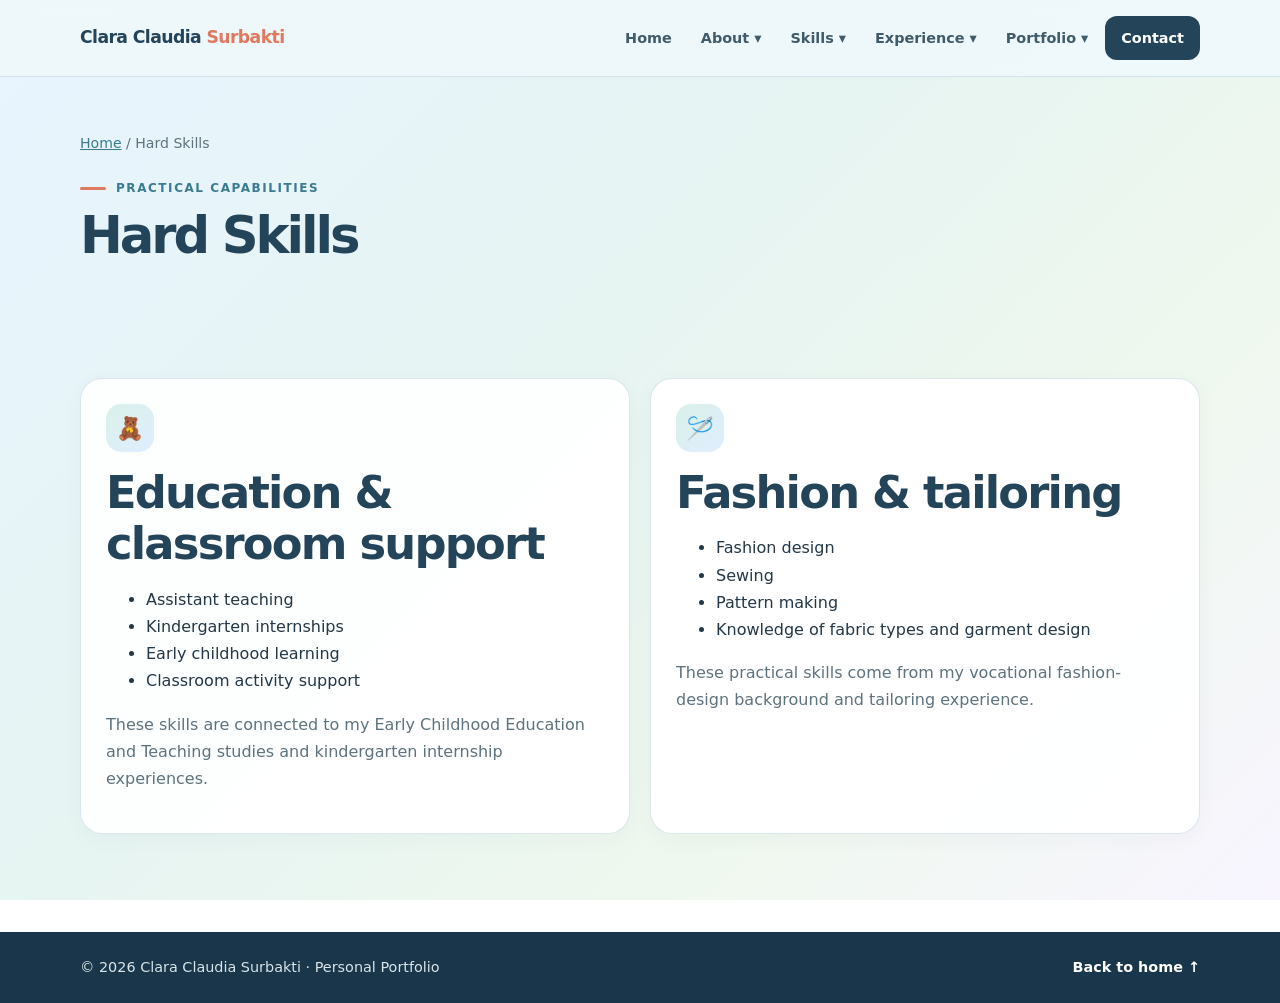
<file: hard-skills.html>
<!doctype html>
<html lang="en">
  <head>
    <meta charset="utf-8" />
    <meta name="viewport" content="width=device-width, initial-scale=1" />
    <meta
      name="description"
      content="Clara Claudia Surbakti personal portfolio website."
    />
    <title>Hard Skills | Clara Claudia Surbakti</title>
    <link rel="stylesheet" href="styles.css" />
  </head>
  <body>
    <header class="site-header">
      <div class="container nav-wrap">
        <a class="brand" href="index.html"
          >Clara Claudia <span>Surbakti</span></a
        >
        <button
          class="menu-toggle"
          aria-expanded="false"
          aria-label="Toggle navigation"
        >
          ☰ Menu
        </button>
        <nav class="nav-links" aria-label="Main navigation">
          <a href="index.html">Home</a>
          <div class="nav-item">
            <a href="about.html" aria-expanded="false">About ▾</a>
            <div class="dropdown">
              <a href="about.html">Personal Profile</a
              ><a href="education.html">Education</a
              ><a href="about.html#values">Interests &amp; Values</a>
            </div>
          </div>
          <div class="nav-item">
            <a href="skills.html" aria-expanded="false">Skills ▾</a>
            <div class="dropdown">
              <a href="hard-skills.html">Hard Skills</a
              ><a href="soft-skills.html">Soft Skills</a
              ><a href="tools.html">Tools &amp; Software</a>
            </div>
          </div>
          <div class="nav-item">
            <a href="experience.html" aria-expanded="false">Experience ▾</a>
            <div class="dropdown">
              <a href="experience.html#kindergarten">Kindergarten Internships</a
              ><a href="experience.html#fashion">Tailoring &amp; Fashion</a
              ><a href="experience.html#hospitality">Hospitality</a>
            </div>
          </div>
          <div class="nav-item">
            <a href="portfolio.html" aria-expanded="false">Portfolio ▾</a>
            <div class="dropdown">
              <a href="portfolio.html#education">Early Childhood Education</a
              ><a href="portfolio.html#fashion">Fashion &amp; Sewing</a
              ><a href="portfolio.html#service">Customer Service</a>
            </div>
          </div>
          <a class="nav-cta" href="contact.html">Contact</a>
        </nav>
      </div>
    </header>
    <main>
      <div class="container page-hero">
        <div class="breadcrumbs">
          <a href="index.html">Home</a> / Hard Skills
        </div>
        <div class="eyebrow">Practical capabilities</div>
        <h1>Hard Skills</h1>
      </div>
      <section class="page-section">
        <div class="container grid-2">
          <article class="panel">
            <div class="icon">🧸</div>
            <h2>Education &amp; classroom support</h2>
            <ul>
              <li>Assistant teaching</li>
              <li>Kindergarten internships</li>
              <li>Early childhood learning</li>
              <li>Classroom activity support</li>
            </ul>
            <p class="muted">
              These skills are connected to my Early Childhood Education and
              Teaching studies and kindergarten internship experiences.
            </p>
          </article>
          <article class="panel">
            <div class="icon">🪡</div>
            <h2>Fashion &amp; tailoring</h2>
            <ul>
              <li>Fashion design</li>
              <li>Sewing</li>
              <li>Pattern making</li>
              <li>Knowledge of fabric types and garment design</li>
            </ul>
            <p class="muted">
              These practical skills come from my vocational fashion-design
              background and tailoring experience.
            </p>
          </article>
        </div>
      </section>
    </main>
    <footer class="site-footer">
      <div class="container footer-wrap">
        <p>
          © <span data-year></span> Clara Claudia Surbakti · Personal Portfolio
        </p>
        <a href="index.html">Back to home ↑</a>
      </div>
    </footer>
    <script src="script.js"></script>
  </body>
</html>
</file>
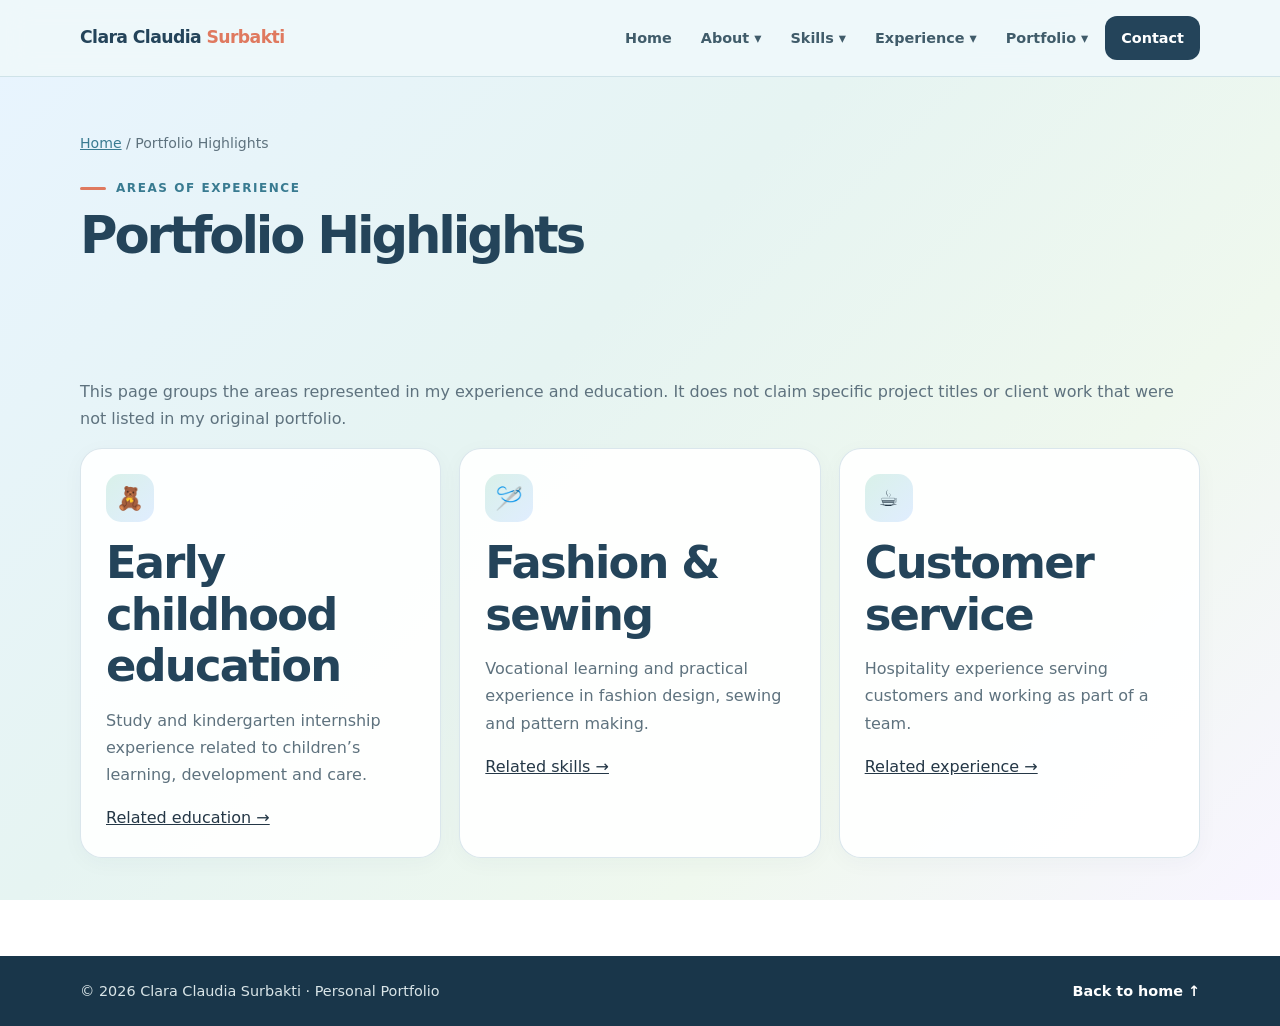
<file: portfolio.html>
<!doctype html>
<html lang="en">
  <head>
    <meta charset="utf-8" />
    <meta name="viewport" content="width=device-width, initial-scale=1" />
    <meta
      name="description"
      content="Clara Claudia Surbakti personal portfolio website."
    />
    <title>Portfolio Highlights | Clara Claudia Surbakti</title>
    <link rel="stylesheet" href="styles.css" />
  </head>
  <body>
    <header class="site-header">
      <div class="container nav-wrap">
        <a class="brand" href="index.html"
          >Clara Claudia <span>Surbakti</span></a
        >
        <button
          class="menu-toggle"
          aria-expanded="false"
          aria-label="Toggle navigation"
        >
          ☰ Menu
        </button>
        <nav class="nav-links" aria-label="Main navigation">
          <a href="index.html">Home</a>
          <div class="nav-item">
            <a href="about.html" aria-expanded="false">About ▾</a>
            <div class="dropdown">
              <a href="about.html">Personal Profile</a
              ><a href="education.html">Education</a
              ><a href="about.html#values">Interests &amp; Values</a>
            </div>
          </div>
          <div class="nav-item">
            <a href="skills.html" aria-expanded="false">Skills ▾</a>
            <div class="dropdown">
              <a href="hard-skills.html">Hard Skills</a
              ><a href="soft-skills.html">Soft Skills</a
              ><a href="tools.html">Tools &amp; Software</a>
            </div>
          </div>
          <div class="nav-item">
            <a href="experience.html" aria-expanded="false">Experience ▾</a>
            <div class="dropdown">
              <a href="experience.html#kindergarten">Kindergarten Internships</a
              ><a href="experience.html#fashion">Tailoring &amp; Fashion</a
              ><a href="experience.html#hospitality">Hospitality</a>
            </div>
          </div>
          <div class="nav-item">
            <a href="portfolio.html" aria-expanded="false">Portfolio ▾</a>
            <div class="dropdown">
              <a href="portfolio.html#education">Early Childhood Education</a
              ><a href="portfolio.html#fashion">Fashion &amp; Sewing</a
              ><a href="portfolio.html#service">Customer Service</a>
            </div>
          </div>
          <a class="nav-cta" href="contact.html">Contact</a>
        </nav>
      </div>
    </header>
    <main>
      <div class="container page-hero">
        <div class="breadcrumbs">
          <a href="index.html">Home</a> / Portfolio Highlights
        </div>
        <div class="eyebrow">Areas of experience</div>
        <h1>Portfolio Highlights</h1>
      </div>
      <section class="page-section">
        <div class="container">
          <p class="muted">
            This page groups the areas represented in my experience and
            education. It does not claim specific project titles or client work
            that were not listed in my original portfolio.
          </p>
          <div class="grid-3">
            <article class="card" id="education">
              <div class="icon">🧸</div>
              <h2>Early childhood education</h2>
              <p class="muted">
                Study and kindergarten internship experience related to
                children’s learning, development and care.
              </p>
              <a href="education.html">Related education →</a>
            </article>
            <article class="card" id="fashion">
              <div class="icon">🪡</div>
              <h2>Fashion &amp; sewing</h2>
              <p class="muted">
                Vocational learning and practical experience in fashion design,
                sewing and pattern making.
              </p>
              <a href="hard-skills.html">Related skills →</a>
            </article>
            <article class="card" id="service">
              <div class="icon">☕</div>
              <h2>Customer service</h2>
              <p class="muted">
                Hospitality experience serving customers and working as part of
                a team.
              </p>
              <a href="experience.html#hospitality">Related experience →</a>
            </article>
          </div>
        </div>
      </section>
    </main>
    <footer class="site-footer">
      <div class="container footer-wrap">
        <p>
          © <span data-year></span> Clara Claudia Surbakti · Personal Portfolio
        </p>
        <a href="index.html">Back to home ↑</a>
      </div>
    </footer>
    <script src="script.js"></script>
  </body>
</html>
</file>
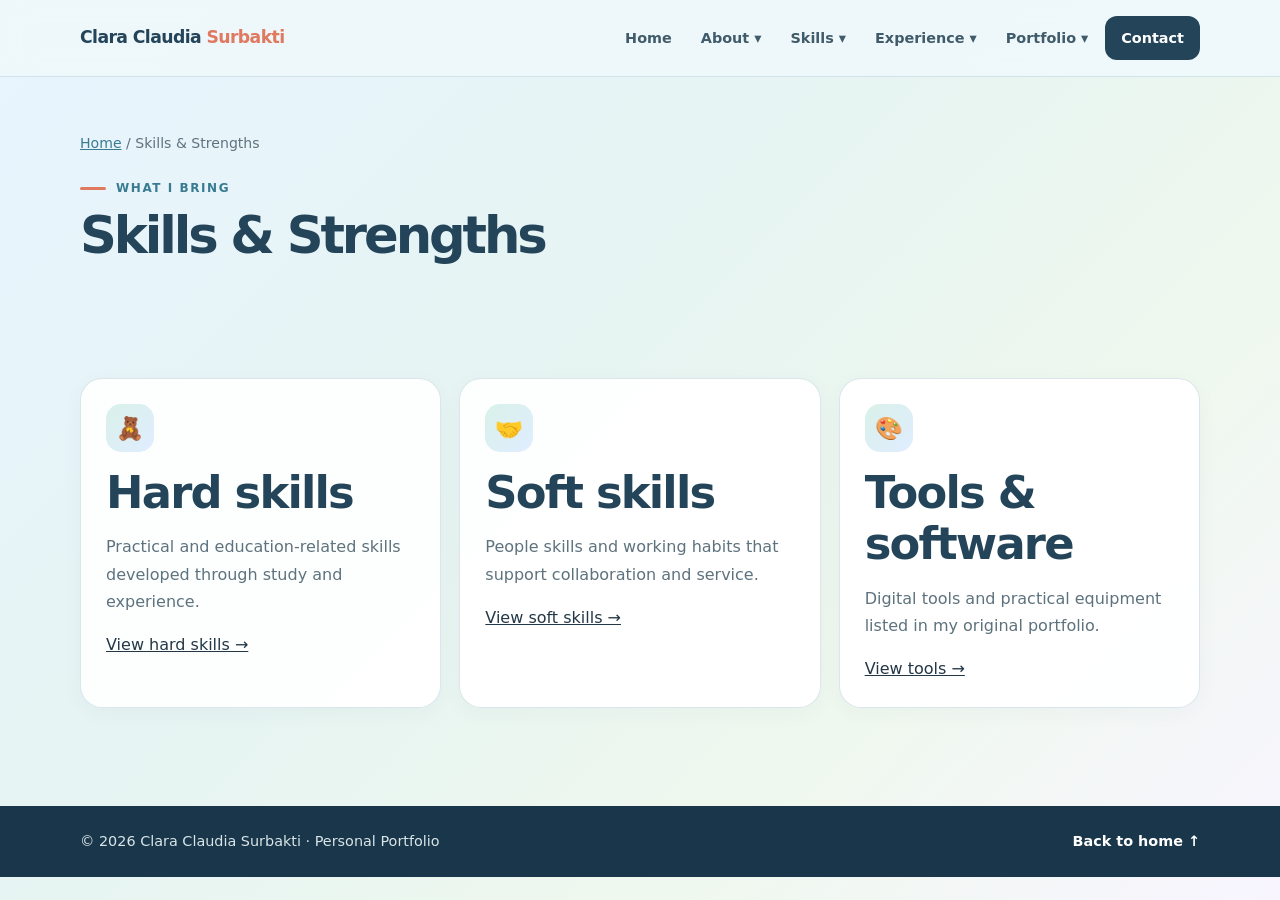
<file: skills.html>
<!doctype html>
<html lang="en">
  <head>
    <meta charset="utf-8" />
    <meta name="viewport" content="width=device-width, initial-scale=1" />
    <meta
      name="description"
      content="Clara Claudia Surbakti personal portfolio website."
    />
    <title>Skills & Strengths | Clara Claudia Surbakti</title>
    <link rel="stylesheet" href="styles.css" />
  </head>
  <body>
    <header class="site-header">
      <div class="container nav-wrap">
        <a class="brand" href="index.html"
          >Clara Claudia <span>Surbakti</span></a
        >
        <button
          class="menu-toggle"
          aria-expanded="false"
          aria-label="Toggle navigation"
        >
          ☰ Menu
        </button>
        <nav class="nav-links" aria-label="Main navigation">
          <a href="index.html">Home</a>
          <div class="nav-item">
            <a href="about.html" aria-expanded="false">About ▾</a>
            <div class="dropdown">
              <a href="about.html">Personal Profile</a
              ><a href="education.html">Education</a
              ><a href="about.html#values">Interests &amp; Values</a>
            </div>
          </div>
          <div class="nav-item">
            <a href="skills.html" aria-expanded="false">Skills ▾</a>
            <div class="dropdown">
              <a href="hard-skills.html">Hard Skills</a
              ><a href="soft-skills.html">Soft Skills</a
              ><a href="tools.html">Tools &amp; Software</a>
            </div>
          </div>
          <div class="nav-item">
            <a href="experience.html" aria-expanded="false">Experience ▾</a>
            <div class="dropdown">
              <a href="experience.html#kindergarten">Kindergarten Internships</a
              ><a href="experience.html#fashion">Tailoring &amp; Fashion</a
              ><a href="experience.html#hospitality">Hospitality</a>
            </div>
          </div>
          <div class="nav-item">
            <a href="portfolio.html" aria-expanded="false">Portfolio ▾</a>
            <div class="dropdown">
              <a href="portfolio.html#education">Early Childhood Education</a
              ><a href="portfolio.html#fashion">Fashion &amp; Sewing</a
              ><a href="portfolio.html#service">Customer Service</a>
            </div>
          </div>
          <a class="nav-cta" href="contact.html">Contact</a>
        </nav>
      </div>
    </header>
    <main>
      <div class="container page-hero">
        <div class="breadcrumbs">
          <a href="index.html">Home</a> / Skills & Strengths
        </div>
        <div class="eyebrow">What I bring</div>
        <h1>Skills & Strengths</h1>
      </div>
      <section class="page-section">
        <div class="container">
          <div class="grid-3">
            <article class="card">
              <div class="icon">🧸</div>
              <h2>Hard skills</h2>
              <p class="muted">
                Practical and education-related skills developed through study
                and experience.
              </p>
              <a href="hard-skills.html">View hard skills →</a>
            </article>
            <article class="card">
              <div class="icon">🤝</div>
              <h2>Soft skills</h2>
              <p class="muted">
                People skills and working habits that support collaboration and
                service.
              </p>
              <a href="soft-skills.html">View soft skills →</a>
            </article>
            <article class="card">
              <div class="icon">🎨</div>
              <h2>Tools &amp; software</h2>
              <p class="muted">
                Digital tools and practical equipment listed in my original
                portfolio.
              </p>
              <a href="tools.html">View tools →</a>
            </article>
          </div>
        </div>
      </section>
    </main>
    <footer class="site-footer">
      <div class="container footer-wrap">
        <p>
          © <span data-year></span> Clara Claudia Surbakti · Personal Portfolio
        </p>
        <a href="index.html">Back to home ↑</a>
      </div>
    </footer>
    <script src="script.js"></script>
  </body>
</html>
</file>
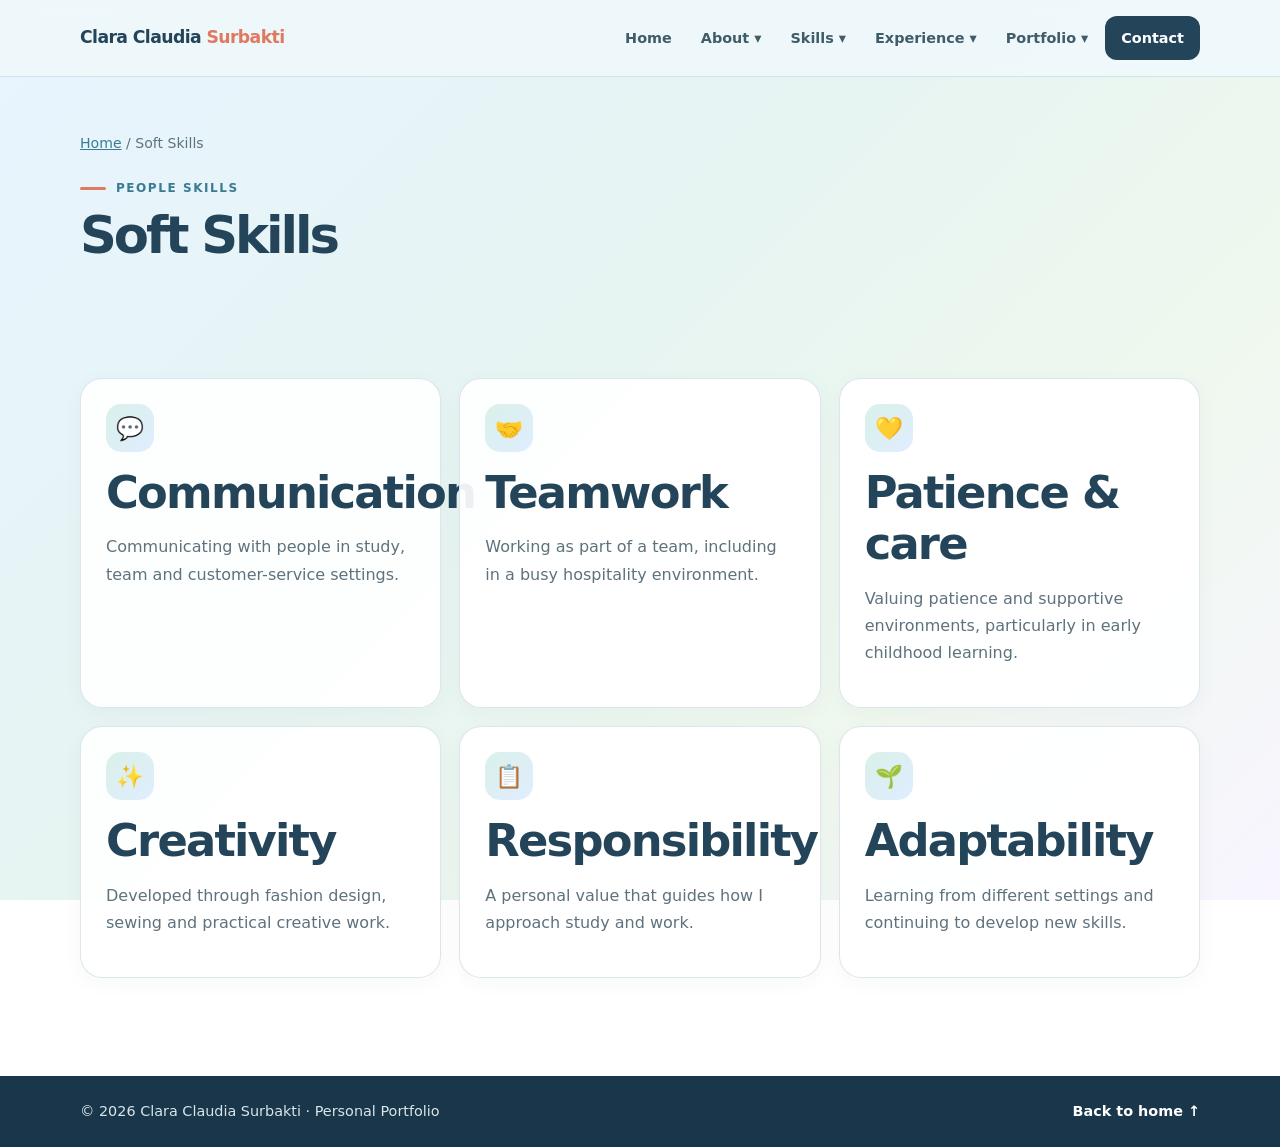
<file: soft-skills.html>
<!doctype html>
<html lang="en">
  <head>
    <meta charset="utf-8" />
    <meta name="viewport" content="width=device-width, initial-scale=1" />
    <meta
      name="description"
      content="Clara Claudia Surbakti personal portfolio website."
    />
    <title>Soft Skills | Clara Claudia Surbakti</title>
    <link rel="stylesheet" href="styles.css" />
  </head>
  <body>
    <header class="site-header">
      <div class="container nav-wrap">
        <a class="brand" href="index.html"
          >Clara Claudia <span>Surbakti</span></a
        >
        <button
          class="menu-toggle"
          aria-expanded="false"
          aria-label="Toggle navigation"
        >
          ☰ Menu
        </button>
        <nav class="nav-links" aria-label="Main navigation">
          <a href="index.html">Home</a>
          <div class="nav-item">
            <a href="about.html" aria-expanded="false">About ▾</a>
            <div class="dropdown">
              <a href="about.html">Personal Profile</a
              ><a href="education.html">Education</a
              ><a href="about.html#values">Interests &amp; Values</a>
            </div>
          </div>
          <div class="nav-item">
            <a href="skills.html" aria-expanded="false">Skills ▾</a>
            <div class="dropdown">
              <a href="hard-skills.html">Hard Skills</a
              ><a href="soft-skills.html">Soft Skills</a
              ><a href="tools.html">Tools &amp; Software</a>
            </div>
          </div>
          <div class="nav-item">
            <a href="experience.html" aria-expanded="false">Experience ▾</a>
            <div class="dropdown">
              <a href="experience.html#kindergarten">Kindergarten Internships</a
              ><a href="experience.html#fashion">Tailoring &amp; Fashion</a
              ><a href="experience.html#hospitality">Hospitality</a>
            </div>
          </div>
          <div class="nav-item">
            <a href="portfolio.html" aria-expanded="false">Portfolio ▾</a>
            <div class="dropdown">
              <a href="portfolio.html#education">Early Childhood Education</a
              ><a href="portfolio.html#fashion">Fashion &amp; Sewing</a
              ><a href="portfolio.html#service">Customer Service</a>
            </div>
          </div>
          <a class="nav-cta" href="contact.html">Contact</a>
        </nav>
      </div>
    </header>
    <main>
      <div class="container page-hero">
        <div class="breadcrumbs">
          <a href="index.html">Home</a> / Soft Skills
        </div>
        <div class="eyebrow">People skills</div>
        <h1>Soft Skills</h1>
      </div>
      <section class="page-section">
        <div class="container grid-3">
          <article class="card">
            <div class="icon">💬</div>
            <h2>Communication</h2>
            <p class="muted">
              Communicating with people in study, team and customer-service
              settings.
            </p>
          </article>
          <article class="card">
            <div class="icon">🤝</div>
            <h2>Teamwork</h2>
            <p class="muted">
              Working as part of a team, including in a busy hospitality
              environment.
            </p>
          </article>
          <article class="card">
            <div class="icon">💛</div>
            <h2>Patience &amp; care</h2>
            <p class="muted">
              Valuing patience and supportive environments, particularly in
              early childhood learning.
            </p>
          </article>
          <article class="card">
            <div class="icon">✨</div>
            <h2>Creativity</h2>
            <p class="muted">
              Developed through fashion design, sewing and practical creative
              work.
            </p>
          </article>
          <article class="card">
            <div class="icon">📋</div>
            <h2>Responsibility</h2>
            <p class="muted">
              A personal value that guides how I approach study and work.
            </p>
          </article>
          <article class="card">
            <div class="icon">🌱</div>
            <h2>Adaptability</h2>
            <p class="muted">
              Learning from different settings and continuing to develop new
              skills.
            </p>
          </article>
        </div>
      </section>
    </main>
    <footer class="site-footer">
      <div class="container footer-wrap">
        <p>
          © <span data-year></span> Clara Claudia Surbakti · Personal Portfolio
        </p>
        <a href="index.html">Back to home ↑</a>
      </div>
    </footer>
    <script src="script.js"></script>
  </body>
</html>
</file>
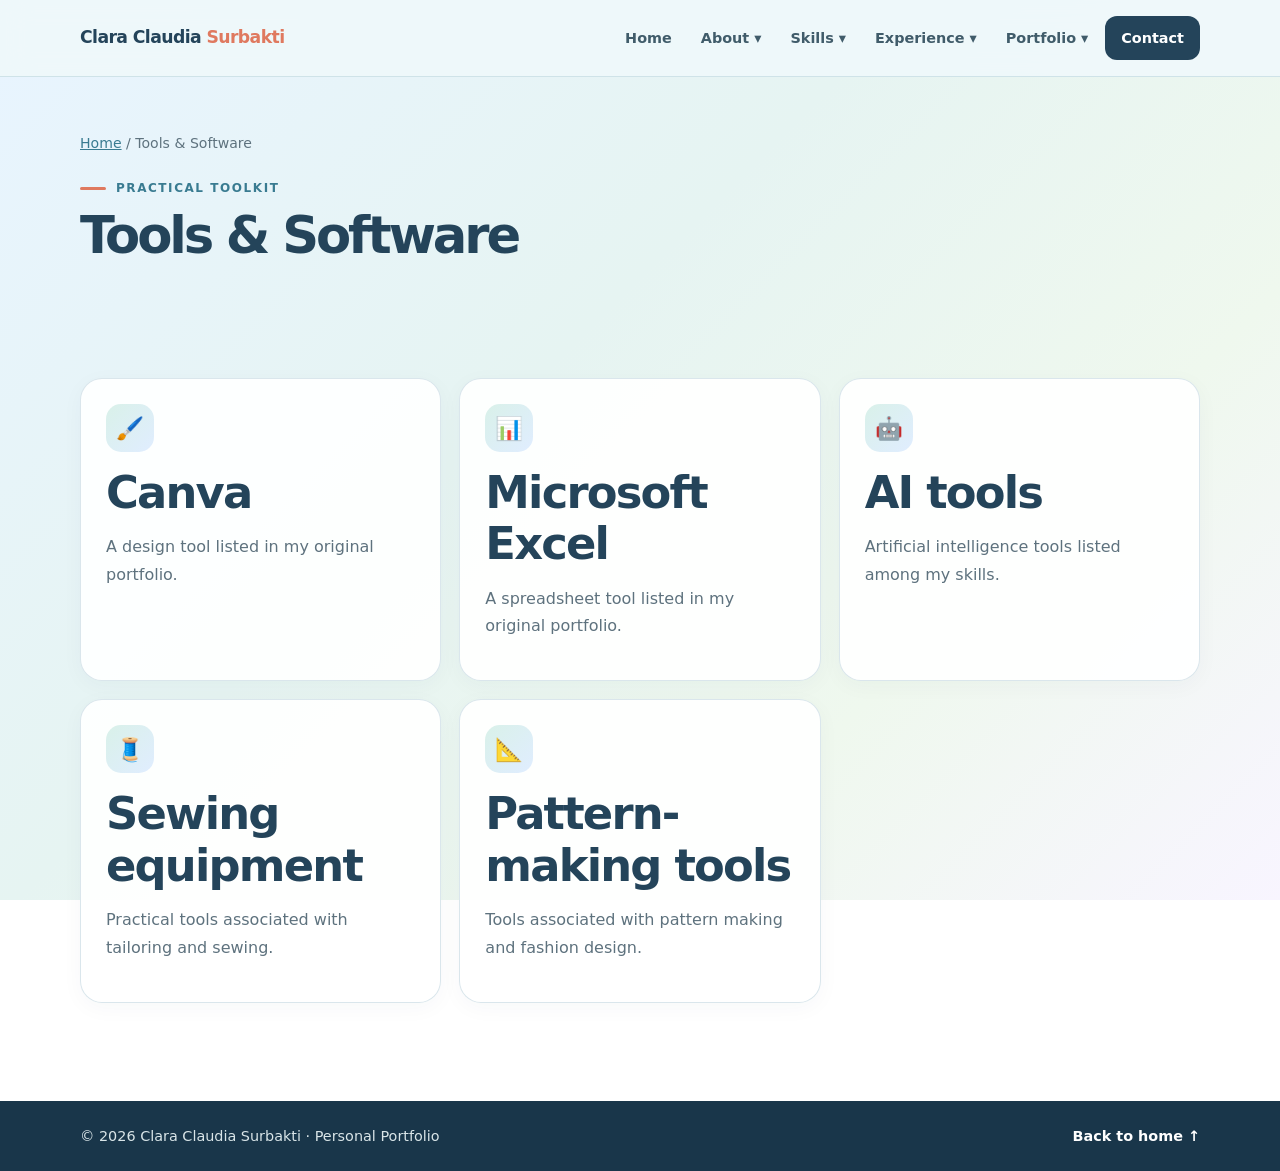
<file: tools.html>
<!doctype html>
<html lang="en">
  <head>
    <meta charset="utf-8" />
    <meta name="viewport" content="width=device-width, initial-scale=1" />
    <meta
      name="description"
      content="Clara Claudia Surbakti personal portfolio website."
    />
    <title>Tools & Software | Clara Claudia Surbakti</title>
    <link rel="stylesheet" href="styles.css" />
  </head>
  <body>
    <header class="site-header">
      <div class="container nav-wrap">
        <a class="brand" href="index.html"
          >Clara Claudia <span>Surbakti</span></a
        >
        <button
          class="menu-toggle"
          aria-expanded="false"
          aria-label="Toggle navigation"
        >
          ☰ Menu
        </button>
        <nav class="nav-links" aria-label="Main navigation">
          <a href="index.html">Home</a>
          <div class="nav-item">
            <a href="about.html" aria-expanded="false">About ▾</a>
            <div class="dropdown">
              <a href="about.html">Personal Profile</a
              ><a href="education.html">Education</a
              ><a href="about.html#values">Interests &amp; Values</a>
            </div>
          </div>
          <div class="nav-item">
            <a href="skills.html" aria-expanded="false">Skills ▾</a>
            <div class="dropdown">
              <a href="hard-skills.html">Hard Skills</a
              ><a href="soft-skills.html">Soft Skills</a
              ><a href="tools.html">Tools &amp; Software</a>
            </div>
          </div>
          <div class="nav-item">
            <a href="experience.html" aria-expanded="false">Experience ▾</a>
            <div class="dropdown">
              <a href="experience.html#kindergarten">Kindergarten Internships</a
              ><a href="experience.html#fashion">Tailoring &amp; Fashion</a
              ><a href="experience.html#hospitality">Hospitality</a>
            </div>
          </div>
          <div class="nav-item">
            <a href="portfolio.html" aria-expanded="false">Portfolio ▾</a>
            <div class="dropdown">
              <a href="portfolio.html#education">Early Childhood Education</a
              ><a href="portfolio.html#fashion">Fashion &amp; Sewing</a
              ><a href="portfolio.html#service">Customer Service</a>
            </div>
          </div>
          <a class="nav-cta" href="contact.html">Contact</a>
        </nav>
      </div>
    </header>
    <main>
      <div class="container page-hero">
        <div class="breadcrumbs">
          <a href="index.html">Home</a> / Tools & Software
        </div>
        <div class="eyebrow">Practical toolkit</div>
        <h1>Tools & Software</h1>
      </div>
      <section class="page-section">
        <div class="container grid-3">
          <article class="card">
            <div class="icon">🖌️</div>
            <h2>Canva</h2>
            <p class="muted">A design tool listed in my original portfolio.</p>
          </article>
          <article class="card">
            <div class="icon">📊</div>
            <h2>Microsoft Excel</h2>
            <p class="muted">
              A spreadsheet tool listed in my original portfolio.
            </p>
          </article>
          <article class="card">
            <div class="icon">🤖</div>
            <h2>AI tools</h2>
            <p class="muted">
              Artificial intelligence tools listed among my skills.
            </p>
          </article>
          <article class="card">
            <div class="icon">🧵</div>
            <h2>Sewing equipment</h2>
            <p class="muted">
              Practical tools associated with tailoring and sewing.
            </p>
          </article>
          <article class="card">
            <div class="icon">📐</div>
            <h2>Pattern-making tools</h2>
            <p class="muted">
              Tools associated with pattern making and fashion design.
            </p>
          </article>
        </div>
      </section>
    </main>
    <footer class="site-footer">
      <div class="container footer-wrap">
        <p>
          © <span data-year></span> Clara Claudia Surbakti · Personal Portfolio
        </p>
        <a href="index.html">Back to home ↑</a>
      </div>
    </footer>
    <script src="script.js"></script>
  </body>
</html>
</file>
<file: styles.css>
:root{--ink:#243746;--navy:#24445a;--blue:#397b91;--teal:#cdebe5;--mint:#e7f4ef;--peach:#ffcfb8;--coral:#df795f;--lilac:#e9e2f6;--cream:#f8fbfd;--white:#fff;--muted:#5e727e;--line:#dce7ec;--shadow:0 16px 44px rgba(36,68,90,.10);--radius:22px}
*{box-sizing:border-box}html{scroll-behavior:smooth}body{margin:0;color:var(--ink);font:16px/1.7 Inter,ui-sans-serif,system-ui,-apple-system,BlinkMacSystemFont,"Segoe UI",sans-serif;background:linear-gradient(135deg,#e8f4ff 0%,#e6f4f2 42%,#eff8ee 72%,#f8f5ff 100%);background-attachment:fixed}
a{color:inherit}img{max-width:100%;display:block}button,input,textarea{font:inherit}.container{width:min(1120px,calc(100% - 36px));margin:auto}
.site-header{position:sticky;top:0;z-index:50;background:rgba(239,248,250,.96);backdrop-filter:blur(14px);border-bottom:1px solid rgba(205,225,231,.9)}
.nav-wrap{min-height:76px;display:flex;align-items:center;justify-content:space-between;gap:20px}.brand{text-decoration:none;color:var(--navy);font-weight:850;font-size:1.08rem;letter-spacing:-.035em;white-space:nowrap}.brand span{color:var(--coral)}
.nav-links{display:flex;align-items:center;gap:5px}.nav-links>a,.nav-item>a{display:block;padding:10px 12px;text-decoration:none;color:#405c6a;font-size:.9rem;font-weight:750;border-radius:12px}.nav-links>a:hover,.nav-item>a:hover,.nav-item:focus-within>a{color:var(--coral);background:#fff}
.nav-item{position:relative}.dropdown{display:none;position:absolute;top:100%;left:0;min-width:210px;padding:8px;background:#fff;border:1px solid var(--line);border-radius:15px;box-shadow:var(--shadow);z-index:70}.dropdown a{display:block;text-decoration:none;padding:9px 12px;border-radius:9px;font-size:.9rem;color:var(--ink)}.dropdown a:hover,.dropdown a:focus{background:var(--mint);color:var(--navy)}.nav-item:hover .dropdown,.nav-item:focus-within .dropdown,.nav-item.open .dropdown{display:block}
.nav-cta{background:var(--navy)!important;color:#fff!important;padding-inline:16px!important}.nav-cta:hover{background:var(--blue)!important}
.menu-toggle{display:none;border:1px solid var(--line);border-radius:12px;background:#fff;color:var(--navy);padding:9px 12px;cursor:pointer}
.hero{padding:76px 0 78px;background:linear-gradient(120deg,rgba(216,237,255,.7),rgba(220,244,235,.62),rgba(243,237,255,.45))}.hero-grid{display:grid;grid-template-columns:1.15fr .85fr;gap:45px;align-items:center}.eyebrow{display:inline-flex;align-items:center;gap:10px;text-transform:uppercase;letter-spacing:.13em;font-size:.75rem;font-weight:850;color:var(--blue)}.eyebrow:before{content:"";width:26px;height:3px;border-radius:4px;background:var(--coral)}
h1,h2,h3,p{margin-top:0}h1{color:var(--navy);font-size:clamp(2.7rem,5vw,4.6rem);line-height:1.04;letter-spacing:-.06em;margin:17px 0 20px}h1 .highlight{color:var(--coral)}h2{color:var(--navy);font-size:clamp(1.8rem,3.5vw,2.8rem);line-height:1.15;letter-spacing:-.04em;margin-bottom:15px}h3{color:var(--navy);margin-bottom:8px}.hero-copy,.muted{color:var(--muted)}.hero-copy{font-size:1.08rem;max-width:650px}
.portrait-wrap{position:relative;max-width:360px;width:100%;justify-self:center}.portrait-backdrop{position:absolute;inset:15px -13px -13px 15px;background:linear-gradient(145deg,#c6e9e5,#d9e8ff,#e9defb);border-radius:46% 46% 28px 28px;transform:rotate(3deg)}.portrait{position:relative;width:100%;aspect-ratio:4/5;object-fit:cover;object-position:center;border-radius:46% 46% 25px 25px;border:8px solid white;box-shadow:var(--shadow);background:#f1e9df}.portrait-fallback{display:flex;align-items:center;justify-content:center;text-align:center;padding:30px;color:var(--navy);font-weight:700}
.actions{display:flex;flex-wrap:wrap;gap:12px;margin-top:26px}.button{display:inline-flex;align-items:center;justify-content:center;min-height:46px;padding:11px 18px;border-radius:999px;text-decoration:none;border:1px solid transparent;font-weight:780;cursor:pointer}.primary{background:var(--navy);color:#fff}.primary:hover{background:var(--blue)}.secondary{border-color:#bfd4dc;background:rgba(255,255,255,.8);color:var(--navy)}.button:hover{transform:translateY(-1px)}
section.page-section{padding:68px 0}.section-head{max-width:760px;margin-bottom:30px}.section-head p{color:var(--muted)}
.grid-2{display:grid;grid-template-columns:repeat(2,minmax(0,1fr));gap:20px}.grid-3{display:grid;grid-template-columns:repeat(3,minmax(0,1fr));gap:18px}.panel,.card{padding:25px;background:rgba(255,255,255,.92);border:1px solid rgba(216,229,235,.95);border-radius:var(--radius);box-shadow:0 5px 22px rgba(36,68,90,.035)}.icon{width:48px;height:48px;border-radius:15px;display:grid;place-items:center;font-size:1.4rem;margin-bottom:15px;background:linear-gradient(135deg,#d9f1e9,#e0edff)}.tag-list{display:flex;flex-wrap:wrap;gap:8px;padding:0;margin:12px 0 0;list-style:none}.tag-list li{border-radius:10px;padding:6px 10px;font-size:.86rem;font-weight:650;color:#345766;background:#e3f4ef}.tint-blue{background:linear-gradient(135deg,rgba(218,237,255,.82),rgba(222,244,234,.88))}.tint-lilac{background:linear-gradient(135deg,rgba(231,244,239,.82),rgba(239,235,252,.62))}
.page-hero{padding:55px 0 38px}.breadcrumbs{font-size:.88rem;color:var(--muted);margin-bottom:15px}.breadcrumbs a{color:var(--blue)}.page-hero h1{font-size:clamp(2.3rem,4vw,3.7rem);margin:10px 0}.timeline{display:grid;gap:16px}.timeline-item{display:grid;grid-template-columns:55px 1fr;gap:18px;padding:23px;background:rgba(255,255,255,.93);border:1px solid var(--line);border-radius:var(--radius)}.timeline-icon{height:52px;width:52px;display:grid;place-items:center;background:var(--teal);border-radius:16px;font-size:1.4rem}
.contact-grid{display:grid;grid-template-columns:.9fr 1.1fr;gap:22px;align-items:start}.contact-card{border-radius:var(--radius);background:linear-gradient(145deg,#24445a,#326b80);color:white;padding:28px;box-shadow:var(--shadow)}.contact-card h2,.contact-card h3{color:white}.contact-card p{color:#d6e8ee}.contact-detail{border-top:1px solid rgba(255,255,255,.2);padding:13px 0}.contact-detail span{display:block;color:#c7e0e8;font-size:.8rem}.contact-detail a{color:#fff;overflow-wrap:anywhere}.contact-form{display:grid;gap:14px}.contact-form label{font-weight:750;font-size:.9rem;color:var(--navy)}input,textarea{display:block;width:100%;margin-top:6px;padding:12px 13px;border:1px solid #cfdfdf;border-radius:12px;background:white;color:var(--ink)}textarea{min-height:125px;resize:vertical}.form-note{font-size:.83rem;color:var(--muted)}
.site-footer{background:#19364a;color:#d9e5e8;padding:23px 0;font-size:.9rem;margin-top:30px}.footer-wrap{display:flex;justify-content:space-between;align-items:center;gap:14px;flex-wrap:wrap}.footer-wrap p{margin:0}.footer-wrap a{color:white;text-decoration:none;font-weight:700}
@media(max-width:980px){.nav-wrap{flex-wrap:wrap;padding:10px 0}.menu-toggle{display:block}.nav-links{display:none;flex-basis:100%;align-items:stretch;flex-direction:column;padding:8px 0 12px}.nav-links.open{display:flex}.nav-item>a,.nav-links>a{padding:11px}.dropdown{position:static;box-shadow:none;border-radius:10px;margin:0 0 5px 12px;min-width:0}.nav-item:hover .dropdown{display:none}.nav-item.open .dropdown,.nav-item:focus-within .dropdown{display:block}.hero-grid{gap:28px}.grid-3{grid-template-columns:repeat(2,minmax(0,1fr))}}
@media(max-width:680px){.hero{padding:48px 0 55px}.hero-grid,.grid-2,.grid-3,.contact-grid{grid-template-columns:1fr}.hero-grid{gap:25px}.portrait-wrap{max-width:270px}.page-section{padding:48px 0}.timeline-item{grid-template-columns:1fr}.footer-wrap{align-items:flex-start;flex-direction:column}.brand{font-size:1rem}}
:focus-visible{outline:3px solid var(--coral);outline-offset:3px}

/* Persistent bilingual language switch */
.language-toggle{position:fixed;right:18px;bottom:18px;z-index:2000;border:2px solid #fff;border-radius:999px;padding:12px 17px;background:#24445a;color:#fff;font-weight:800;box-shadow:0 8px 28px rgba(25,54,74,.25);cursor:pointer;letter-spacing:.01em}
.language-toggle:hover{background:#397b91;transform:translateY(-2px)}
.language-toggle:focus-visible{outline:3px solid #df795f;outline-offset:3px}
@media(max-width:680px){.language-toggle{right:12px;bottom:12px;padding:10px 13px;font-size:.84rem}}

@media(max-width:980px){.nav-links .nav-item .dropdown{display:none}.nav-links .nav-item.open .dropdown{display:block}.nav-links .nav-item:hover .dropdown{display:none}.nav-links .nav-item.open:hover .dropdown{display:block}}
</file>
